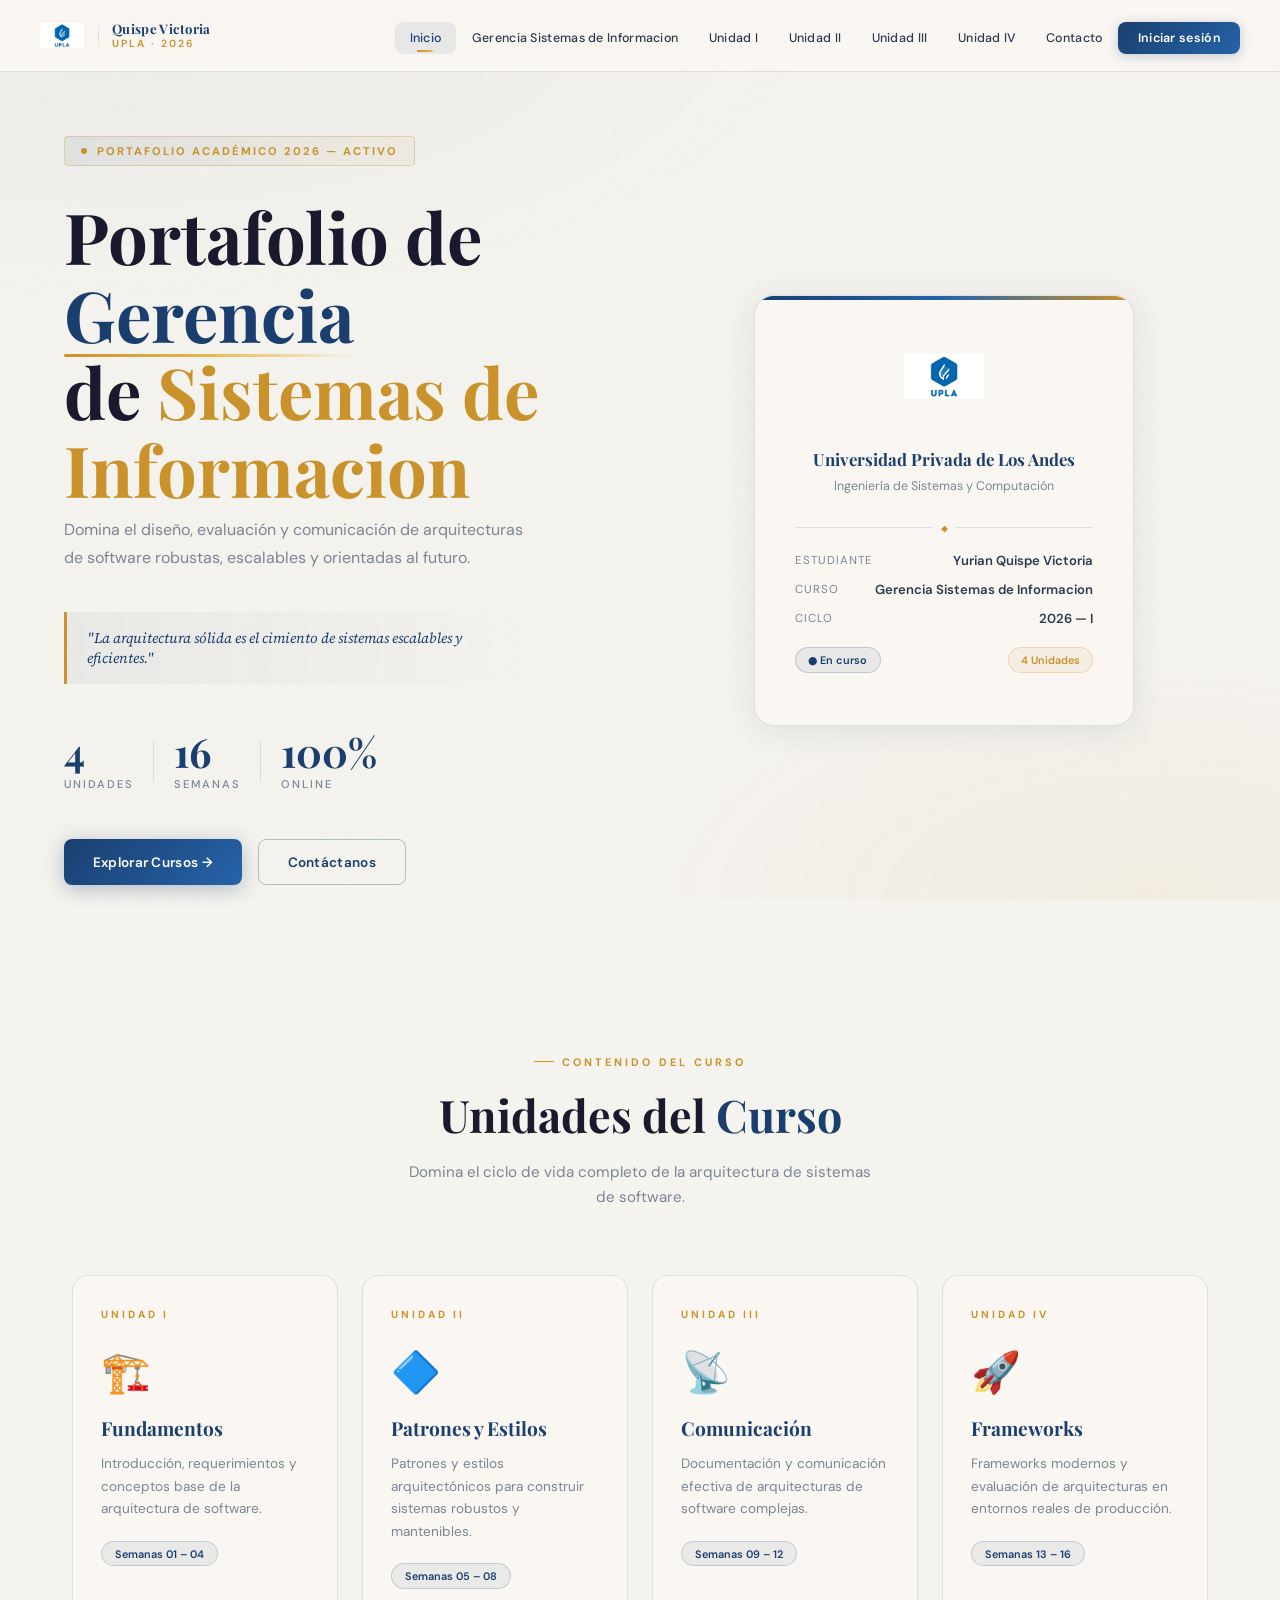
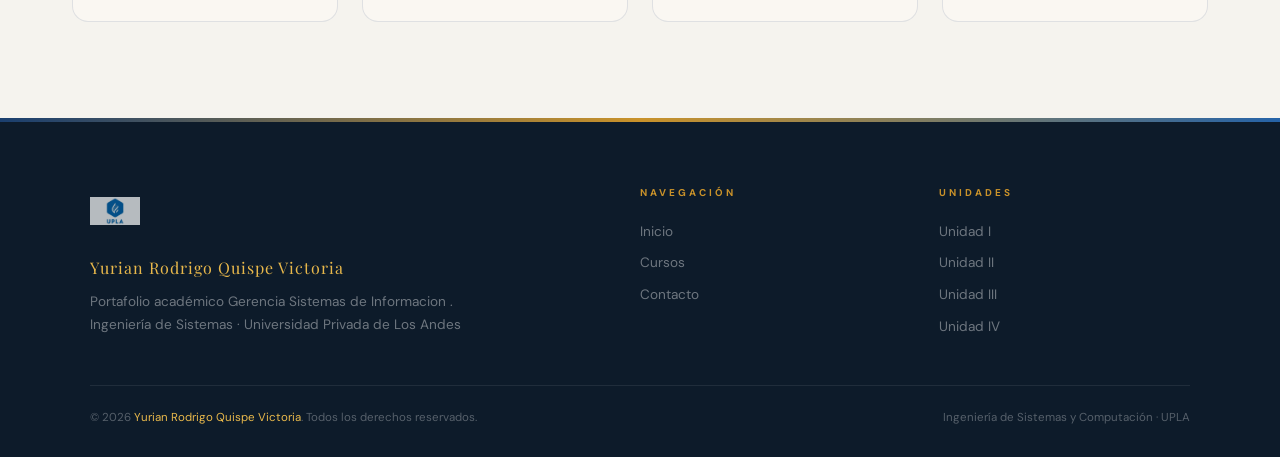
<file: index.html>
<!DOCTYPE html>
<html lang="es">
<head>
  <meta charset="UTF-8"/>
  <meta name="viewport" content="width=device-width, initial-scale=1.0"/>
  <title>Portafolio Gerencia Sistemas de Informacion| Yurian Rodrigo Quispe Victoria</title>
  <link rel="preconnect" href="https://fonts.googleapis.com"/>
  <link rel="preconnect" href="https://fonts.googleapis.com"/>
  <link href="https://fonts.googleapis.com/css2?family=Playfair+Display:wght@400;700;800&family=Source+Serif+4:wght@400;600&family=DM+Sans:wght@400;500;600;700&family=JetBrains+Mono:wght@400;600&display=swap" rel="stylesheet"/>
  <link rel="stylesheet" href="assets/css/style.css"/>
</head>
<body>

  <nav class="navbar" id="navbar">
    <a href="index.html" class="nav-brand">
      <div class="nav-logo-wrap">
        <img src="[data-uri]" alt="UPLA" class="nav-logo-img"/>
        <div class="nav-logo-divider"></div>
        <div class="nav-brand-text">
          <span class="nav-brand-name">Quispe Victoria</span>
          <span class="nav-brand-sub">UPLA · 2026</span>
        </div>
      </div>
    </a>
    <ul class="nav-links">
      <li><a href="index.html" class="active">Inicio</a></li>
      <li><a href="pages/courses.html">Gerencia Sistemas de Informacion</a></li>
      <li><a href="pages/unidad1.html">Unidad I</a></li>
      <li><a href="pages/unidad2.html">Unidad II</a></li>
      <li><a href="pages/unidad3.html">Unidad III</a></li>
      <li><a href="pages/unidad4.html">Unidad IV</a></li>
      <li><a href="pages/contact.html">Contacto</a></li>
      <li><a href="pages/login.html" class="nav-login">Iniciar sesión</a></li>
    </ul>
    <div class="hamburger"><span></span><span></span><span></span></div>
  </nav>

  <div class="page-wrapper">
    <section class="hero">
      <div class="hero-left">
        <div class="hero-eyebrow">
          <div class="hero-eyebrow-dot"></div>
          Portafolio Académico 2026 — Activo
        </div>

        <h1 class="hero-title">
          Portafolio de<br/>
          <span class="highlight">Gerencia</span><br/>
          de <span class="accent">Sistemas de Informacion</span>
        </h1>

        <p class="hero-subtitle">
          Domina el diseño, evaluación y comunicación de arquitecturas de software robustas, escalables y orientadas al futuro.
        </p>

        <blockquote class="hero-quote">
          "La arquitectura sólida es el cimiento de sistemas escalables y eficientes."
        </blockquote>

        <div class="hero-stats">
          <div class="stat-item">
            <div class="stat-num" data-target="4" data-suffix="">4</div>
            <div class="stat-label">Unidades</div>
          </div>
          <div class="stat-item">
            <div class="stat-num" data-target="16" data-suffix="">16</div>
            <div class="stat-label">Semanas</div>
          </div>
          <div class="stat-item">
            <div class="stat-num" data-target="100" data-suffix="%">100%</div>
            <div class="stat-label">Online</div>
          </div>
        </div>

        <div class="hero-actions">
          <a href="pages/courses.html" class="btn btn-primary">Explorar Cursos →</a>
          <a href="pages/contact.html" class="btn btn-outline">Contáctanos</a>
        </div>
      </div>

      <div class="hero-right">
        <div class="hero-card">
          <div class="hero-card-logo">
            <img src="[data-uri]" alt="UPLA"/>
          </div>
          <div class="hero-card-title">Universidad Privada de Los Andes</div>
          <div class="hero-card-sub">Ingeniería de Sistemas y Computación</div>
          <div class="hero-card-divider"></div>
          <div class="hero-card-row">
            <span class="hero-card-label">Estudiante</span>
            <span class="hero-card-value">Yurian Quispe Victoria</span>
          </div>
          <div class="hero-card-row">
            <span class="hero-card-label">Curso</span>
            <span class="hero-card-value">Gerencia Sistemas de Informacion </span>
          </div>
          <div class="hero-card-row">
            <span class="hero-card-label">Ciclo</span>
            <span class="hero-card-value">2026 — I</span>
          </div>
          <div class="hero-card-row" style="margin-top:1.25rem">
            <span class="hero-card-badge">● En curso</span>
            <span class="hero-card-badge" style="background:rgba(201,146,42,0.08);border-color:rgba(201,146,42,0.25);color:var(--gold)">4 Unidades</span>
          </div>
        </div>
      </div>
    </section>

    <!-- UNITS SECTION -->
    <section>
      <div class="section-header">
        <span class="section-tag">Contenido del Curso</span>
        <h2 class="section-title">Unidades del <span>Curso</span></h2>
        <p class="section-sub">Domina el ciclo de vida completo de la arquitectura de sistemas de software.</p>
      </div>

      <div class="units-grid">
        <a href="pages/unidad1.html" class="unit-card">
          <div class="unit-num">Unidad I</div>
          <span class="unit-icon float">🏗️</span>
          <div class="unit-title">Fundamentos</div>
          <div class="unit-desc">Introducción, requerimientos y conceptos base de la arquitectura de software.</div>
          <span class="unit-weeks">Semanas 01 – 04</span>
          <span class="unit-arrow">↗</span>
        </a>
        <a href="pages/unidad2.html" class="unit-card">
          <div class="unit-num">Unidad II</div>
          <span class="unit-icon float" style="animation-delay:.5s">🔷</span>
          <div class="unit-title">Patrones y Estilos</div>
          <div class="unit-desc">Patrones y estilos arquitectónicos para construir sistemas robustos y mantenibles.</div>
          <span class="unit-weeks">Semanas 05 – 08</span>
          <span class="unit-arrow">↗</span>
        </a>
        <a href="pages/unidad3.html" class="unit-card">
          <div class="unit-num">Unidad III</div>
          <span class="unit-icon float" style="animation-delay:1s">📡</span>
          <div class="unit-title">Comunicación</div>
          <div class="unit-desc">Documentación y comunicación efectiva de arquitecturas de software complejas.</div>
          <span class="unit-weeks">Semanas 09 – 12</span>
          <span class="unit-arrow">↗</span>
        </a>
        <a href="pages/unidad4.html" class="unit-card">
          <div class="unit-num">Unidad IV</div>
          <span class="unit-icon float" style="animation-delay:1.5s">🚀</span>
          <div class="unit-title">Frameworks</div>
          <div class="unit-desc">Frameworks modernos y evaluación de arquitecturas en entornos reales de producción.</div>
          <span class="unit-weeks">Semanas 13 – 16</span>
          <span class="unit-arrow">↗</span>
        </a>
      </div>
    </section>
  </div>

  <footer>
    <div class="footer-inner">
      <div>
        <img src="[data-uri]" alt="UPLA" class="footer-logo"/>
        <div class="footer-brand">Yurian Rodrigo Quispe Victoria</div>
        <p class="footer-desc">Portafolio académico Gerencia Sistemas de Informacion .<br/>Ingeniería de Sistemas · Universidad Privada de Los Andes</p>
      </div>
      <div>
        <div class="footer-title">Navegación</div>
        <ul class="footer-links">
          <li><a href="index.html">Inicio</a></li>
          <li><a href="pages/courses.html">Cursos</a></li>
          <li><a href="pages/contact.html">Contacto</a></li>
        </ul>
      </div>
      <div>
        <div class="footer-title">Unidades</div>
        <ul class="footer-links">
          <li><a href="pages/unidad1.html">Unidad I</a></li>
          <li><a href="pages/unidad2.html">Unidad II</a></li>
          <li><a href="pages/unidad3.html">Unidad III</a></li>
          <li><a href="pages/unidad4.html">Unidad IV</a></li>
        </ul>
      </div>
    </div>
    <div class="footer-bottom">
      <p class="footer-copy">© 2026 <span>Yurian Rodrigo Quispe Victoria</span>. Todos los derechos reservados.</p>
      <p class="footer-copy">Ingeniería de Sistemas y Computación · UPLA</p>
    </div>
  </footer>

  <script src="assets/js/main.js"></script>
</body>
</html>
</file>
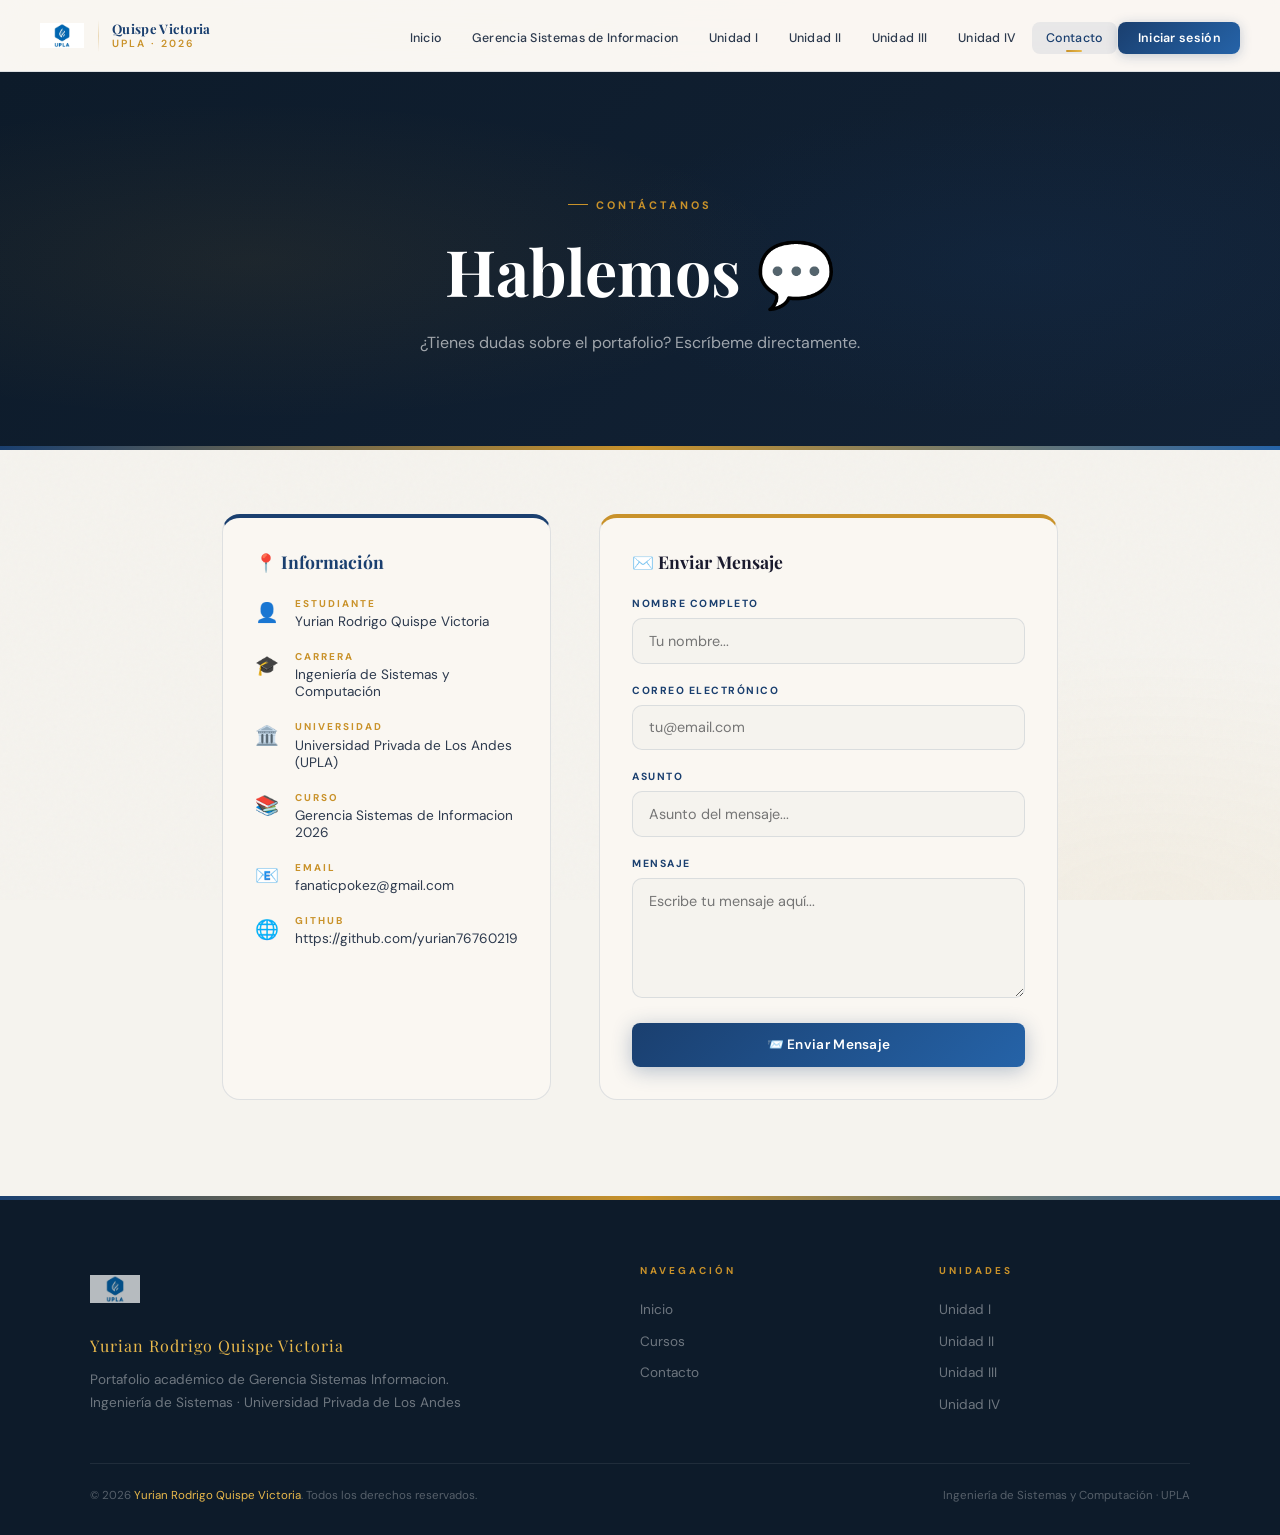
<file: pages/contact.html>
<!DOCTYPE html>
<html lang="es">
<head>
  <meta charset="UTF-8"/>
  <meta name="viewport" content="width=device-width, initial-scale=1.0"/>
  <title>Contacto | Quispe Victoria 2026</title>
  <link rel="preconnect" href="https://fonts.googleapis.com"/>
  <link href="https://fonts.googleapis.com/css2?family=Playfair+Display:wght@400;700;800&family=Source+Serif+4:wght@400;600&family=DM+Sans:wght@400;500;600;700&family=JetBrains+Mono:wght@400;600&display=swap" rel="stylesheet"/>
  <link rel="stylesheet" href="../assets/css/style.css"/>
</head>
<body>
  <nav class="navbar" id="navbar">
    <a href="../index.html" class="nav-brand">
      <div class="nav-logo-wrap">
        <img src="[data-uri]" alt="UPLA" class="nav-logo-img"/>
        <div class="nav-logo-divider"></div>
        <div class="nav-brand-text">
          <span class="nav-brand-name">Quispe Victoria</span>
          <span class="nav-brand-sub">UPLA · 2026</span>
        </div>
      </div>
    </a>
    <ul class="nav-links">
      <li><a href="../index.html">Inicio</a></li>
      <li><a href="courses.html">Gerencia Sistemas de Informacion</a></li>
      <li><a href="unidad1.html">Unidad I</a></li>
      <li><a href="unidad2.html">Unidad II</a></li>
      <li><a href="unidad3.html">Unidad III</a></li>
      <li><a href="unidad4.html">Unidad IV</a></li>
      <li><a href="contact.html" class="active">Contacto</a></li>
      <li><a href="login.html" class="nav-login">Iniciar sesión</a></li>
    </ul>
    <div class="hamburger"><span></span><span></span><span></span></div>
  </nav>
  <div class="page-wrapper">
    <div class="page-hero">
      <span class="section-tag" style="animation:fadeUp .6s ease both;position:relative;z-index:1">Contáctanos</span>
      <h1 class="page-title">Hablemos <span>💬</span></h1>
      <p class="page-sub">¿Tienes dudas sobre el portafolio? Escríbeme directamente.</p>
    </div>
    <div class="contact-grid">
      <div class="contact-info-card">
        <div class="contact-info-title">📍 Información</div>
        <div class="contact-item">
          <span class="contact-icon">👤</span>
          <div>
            <div class="contact-item-label">Estudiante</div>
            <div class="contact-item-value">Yurian Rodrigo Quispe Victoria</div>
          </div>
        </div>
        <div class="contact-item">
          <span class="contact-icon">🎓</span>
          <div>
            <div class="contact-item-label">Carrera</div>
            <div class="contact-item-value">Ingeniería de Sistemas y Computación</div>
          </div>
        </div>
        <div class="contact-item">
          <span class="contact-icon">🏛️</span>
          <div>
            <div class="contact-item-label">Universidad</div>
            <div class="contact-item-value">Universidad Privada de Los Andes (UPLA)</div>
          </div>
        </div>
        <div class="contact-item">
          <span class="contact-icon">📚</span>
          <div>
            <div class="contact-item-label">Curso</div>
            <div class="contact-item-value">Gerencia Sistemas de Informacion 2026</div>
          </div>
        </div>
        <div class="contact-item">
          <span class="contact-icon">📧</span>
          <div>
            <div class="contact-item-label">Email</div>
            <div class="contact-item-value">fanaticpokez@gmail.com</div>
          </div>
        </div>
        <div class="contact-item">
          <span class="contact-icon">🌐</span>
          <div>
            <div class="contact-item-label">Github</div>
            <div class="contact-item-value">https://github.com/yurian76760219</div>
          </div>
        </div>
      </div>
      <div class="contact-form-card">
        <div class="form-title">✉️ Enviar Mensaje</div>
        <form class="contact-form">
          <div class="form-group">
            <label class="form-label">Nombre Completo</label>
            <input class="form-input" type="text" placeholder="Tu nombre..." required/>
          </div>
          <div class="form-group">
            <label class="form-label">Correo Electrónico</label>
            <input class="form-input" type="email" placeholder="tu@email.com" required/>
          </div>
          <div class="form-group">
            <label class="form-label">Asunto</label>
            <input class="form-input" type="text" placeholder="Asunto del mensaje..." required/>
          </div>
          <div class="form-group">
            <label class="form-label">Mensaje</label>
            <textarea class="form-textarea" placeholder="Escribe tu mensaje aquí..." required></textarea>
          </div>
          <button type="submit" class="btn btn-primary" style="width:100%;justify-content:center">
            📨 Enviar Mensaje
          </button>
        </form>
      </div>
    </div>
  </div>
  <footer>
    <div class="footer-inner">
      <div>
        <img src="[data-uri]" alt="UPLA" class="footer-logo"/>
        <div class="footer-brand">Yurian Rodrigo Quispe Victoria</div>
        <p class="footer-desc">Portafolio académico de Gerencia Sistemas Informacion.<br/>Ingeniería de Sistemas · Universidad Privada de Los Andes</p>
      </div>
      <div>
        <div class="footer-title">Navegación</div>
        <ul class="footer-links">
          <li><a href="../index.html">Inicio</a></li>
          <li><a href="courses.html">Cursos</a></li>
          <li><a href="contact.html">Contacto</a></li>
        </ul>
      </div>
      <div>
        <div class="footer-title">Unidades</div>
        <ul class="footer-links">
          <li><a href="unidad1.html">Unidad I</a></li>
          <li><a href="unidad2.html">Unidad II</a></li>
          <li><a href="unidad3.html">Unidad III</a></li>
          <li><a href="unidad4.html">Unidad IV</a></li>
        </ul>
      </div>
    </div>
    <div class="footer-bottom">
      <p class="footer-copy">© 2026 <span>Yurian Rodrigo Quispe Victoria</span>. Todos los derechos reservados.</p>
      <p class="footer-copy">Ingeniería de Sistemas y Computación · UPLA</p>
    </div>
  </footer>
  <script src="../assets/js/main.js"></script>
</body>
</html>
</file>
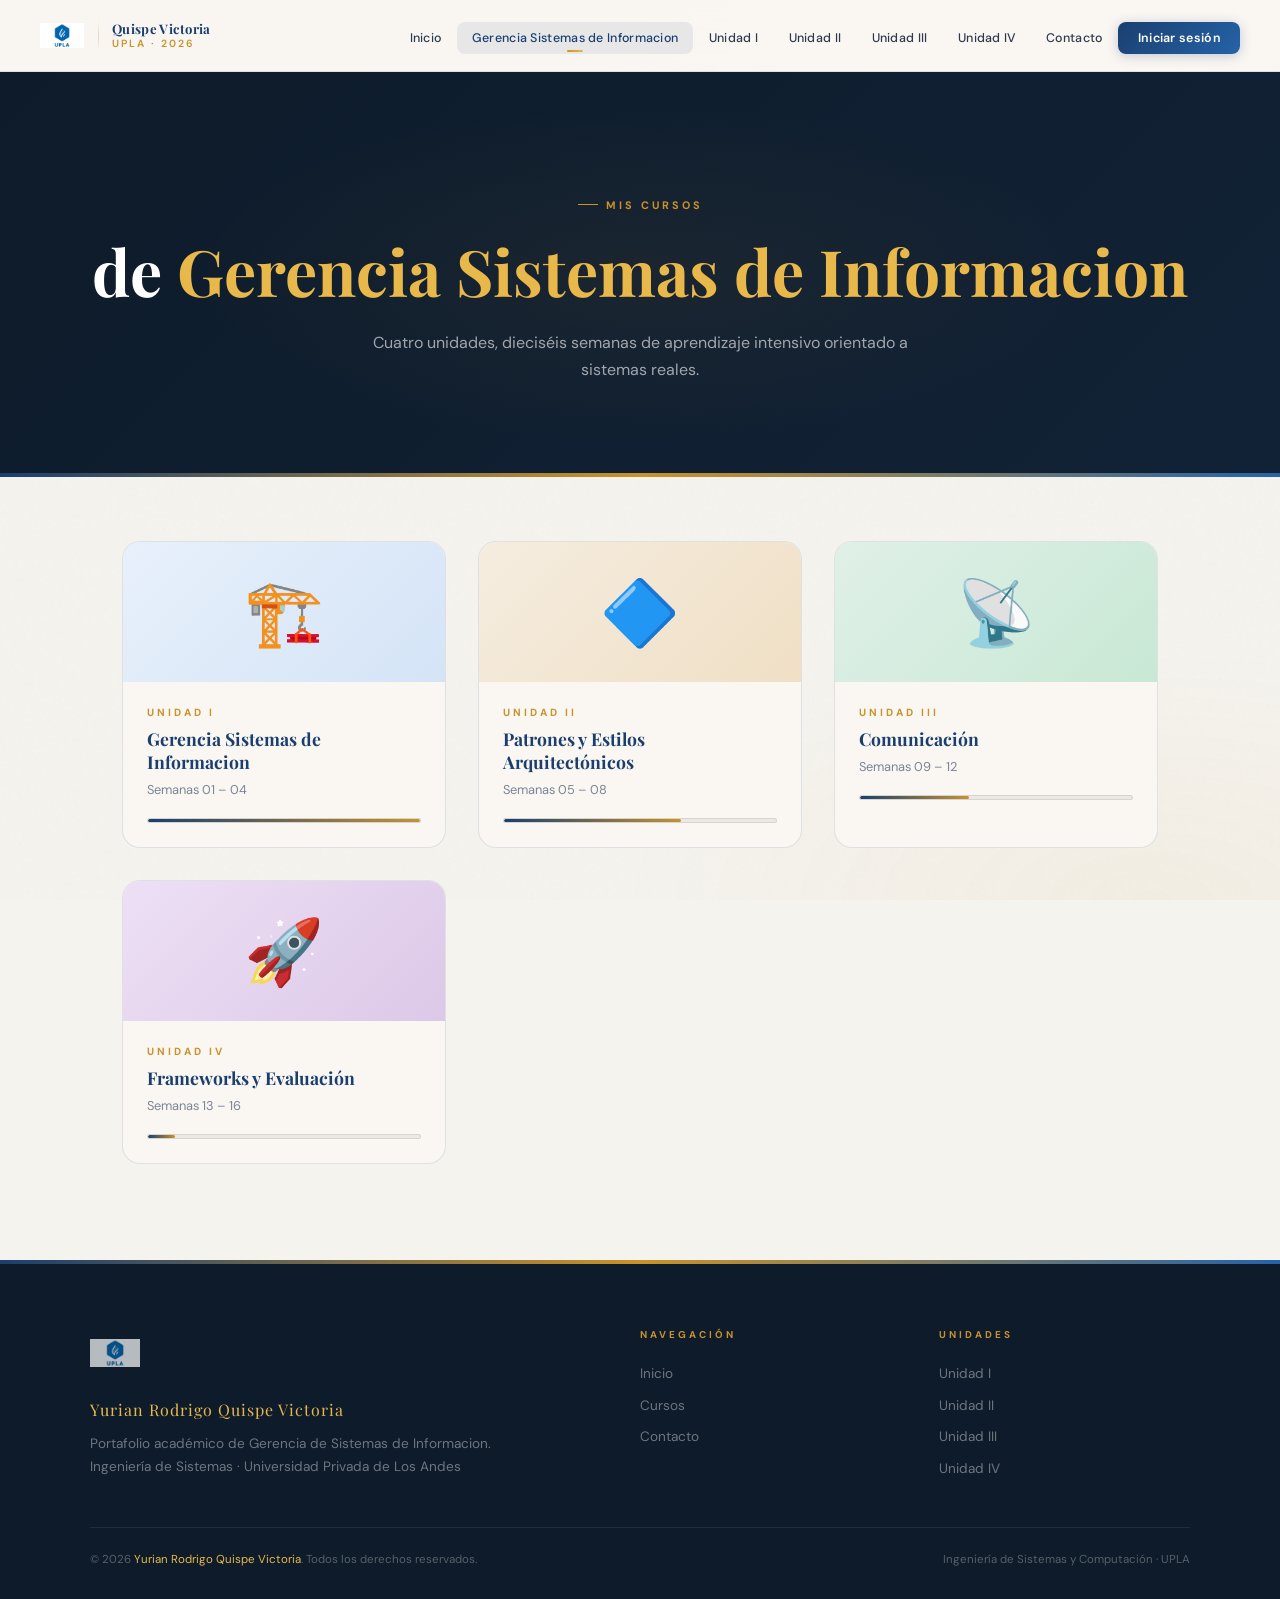
<file: pages/courses.html>
<!DOCTYPE html>
<html lang="es">
<head>
  <meta charset="UTF-8"/>
  <meta name="viewport" content="width=device-width, initial-scale=1.0"/>
  <title>Arquitectura SW | Quispe Victoria 2026</title>
  <link rel="preconnect" href="https://fonts.googleapis.com"/>
  <link href="https://fonts.googleapis.com/css2?family=Playfair+Display:wght@400;700;800&family=Source+Serif+4:wght@400;600&family=DM+Sans:wght@400;500;600;700&family=JetBrains+Mono:wght@400;600&display=swap" rel="stylesheet"/>
  <link rel="stylesheet" href="../assets/css/style.css"/>
</head>
<body>
  <nav class="navbar" id="navbar">
    <a href="../index.html" class="nav-brand">
      <div class="nav-logo-wrap">
        <img src="[data-uri]" alt="UPLA" class="nav-logo-img"/>
        <div class="nav-logo-divider"></div>
        <div class="nav-brand-text">
          <span class="nav-brand-name">Quispe Victoria</span>
          <span class="nav-brand-sub">UPLA · 2026</span>
        </div>
      </div>
    </a>
    <ul class="nav-links">
      <li><a href="../index.html">Inicio</a></li>
      <li><a href="courses.html" class="active">Gerencia Sistemas de Informacion </a></li>
      <li><a href="unidad1.html">Unidad I</a></li>
      <li><a href="unidad2.html">Unidad II</a></li>
      <li><a href="unidad3.html">Unidad III</a></li>
      <li><a href="unidad4.html">Unidad IV</a></li>
      <li><a href="contact.html">Contacto</a></li>
      <li><a href="login.html" class="nav-login">Iniciar sesión</a></li>
    </ul>
    <div class="hamburger"><span></span><span></span><span></span></div>
  </nav>
  <div class="page-wrapper">
    <div class="course-hero">
      <span class="section-tag" style="animation:fadeUp .6s ease both;position:relative;z-index:1">Mis Cursos</span>
      <h1 class="page-title" style="animation:fadeUp .6s .05s ease both"> de <span>Gerencia Sistemas de Informacion</span></h1>
      <p class="page-sub" style="animation:fadeUp .6s .1s ease both">Cuatro unidades, dieciséis semanas de aprendizaje intensivo orientado a sistemas reales.</p>
    </div>
    <div class="course-grid">
      <a href="unidad1.html" class="course-card u1">
        <div class="course-card-top">🏗️</div>
        <div class="course-card-body">
          <div class="course-num">Unidad I</div>
          <div class="course-name">Gerencia Sistemas de Informacion</div>
          <div class="course-range">Semanas 01 – 04</div>
          <div class="course-progress-track"><div class="course-progress-fill" style="width:0%"></div></div>
        </div>
      </a>
      <a href="unidad2.html" class="course-card u2">
        <div class="course-card-top">🔷</div>
        <div class="course-card-body">
          <div class="course-num">Unidad II</div>
          <div class="course-name">Patrones y Estilos Arquitectónicos</div>
          <div class="course-range">Semanas 05 – 08</div>
          <div class="course-progress-track"><div class="course-progress-fill" style="width:0%"></div></div>
        </div>
      </a>
      <a href="unidad3.html" class="course-card u3">
        <div class="course-card-top">📡</div>
        <div class="course-card-body">
          <div class="course-num">Unidad III</div>
          <div class="course-name">Comunicación</div>
          <div class="course-range">Semanas 09 – 12</div>
          <div class="course-progress-track"><div class="course-progress-fill" style="width:0%"></div></div>
        </div>
      </a>
      <a href="unidad4.html" class="course-card u4">
        <div class="course-card-top">🚀</div>
        <div class="course-card-body">
          <div class="course-num">Unidad IV</div>
          <div class="course-name">Frameworks y Evaluación</div>
          <div class="course-range">Semanas 13 – 16</div>
          <div class="course-progress-track"><div class="course-progress-fill" style="width:0%"></div></div>
        </div>
      </a>
    </div>
  </div>
  <footer>
    <div class="footer-inner">
      <div>
        <img src="[data-uri]" alt="UPLA" class="footer-logo"/>
        <div class="footer-brand">Yurian Rodrigo Quispe Victoria</div>
        <p class="footer-desc">Portafolio académico de Gerencia de Sistemas de Informacion.<br/>Ingeniería de Sistemas · Universidad Privada de Los Andes</p>
      </div>
      <div>
        <div class="footer-title">Navegación</div>
        <ul class="footer-links">
          <li><a href="../index.html">Inicio</a></li>
          <li><a href="courses.html">Cursos</a></li>
          <li><a href="contact.html">Contacto</a></li>
        </ul>
      </div>
      <div>
        <div class="footer-title">Unidades</div>
        <ul class="footer-links">
          <li><a href="unidad1.html">Unidad I</a></li>
          <li><a href="unidad2.html">Unidad II</a></li>
          <li><a href="unidad3.html">Unidad III</a></li>
          <li><a href="unidad4.html">Unidad IV</a></li>
        </ul>
      </div>
    </div>
    <div class="footer-bottom">
      <p class="footer-copy">© 2026 <span>Yurian Rodrigo Quispe Victoria</span>. Todos los derechos reservados.</p>
      <p class="footer-copy">Ingeniería de Sistemas y Computación · UPLA</p>
    </div>
  </footer>
  <script src="../assets/js/main.js"></script>
</body>
</html>
</file>
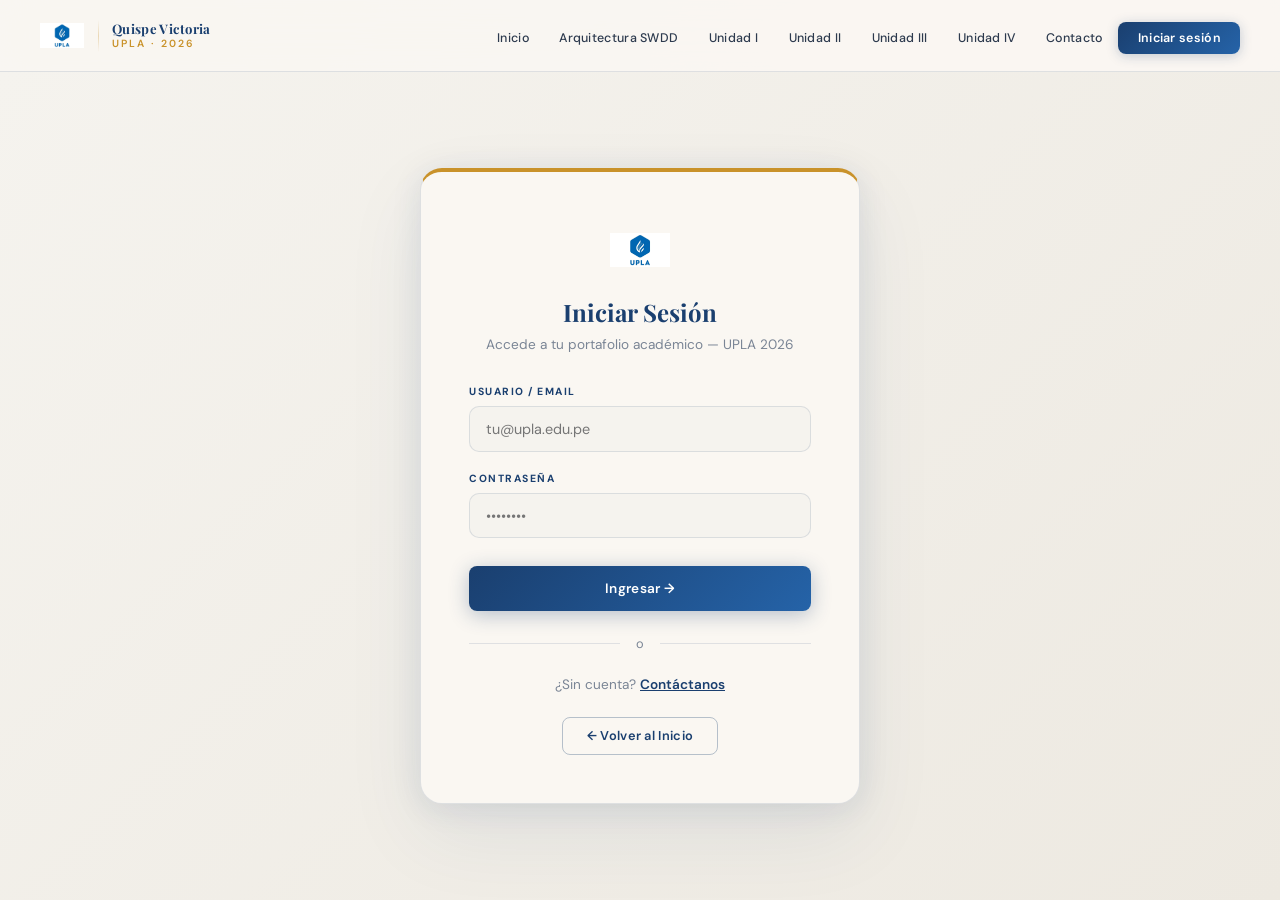
<file: pages/login.html>
<!DOCTYPE html>
<html lang="es">
<head>
  <meta charset="UTF-8"/>
  <meta name="viewport" content="width=device-width, initial-scale=1.0"/>
  <title>Iniciar Sesión | Quispe Victoria 2026</title>
  <link rel="preconnect" href="https://fonts.googleapis.com"/>
  <link href="https://fonts.googleapis.com/css2?family=Playfair+Display:wght@400;700;800&family=Source+Serif+4:wght@400;600&family=DM+Sans:wght@400;500;600;700&family=JetBrains+Mono:wght@400;600&display=swap" rel="stylesheet"/>
  <link rel="stylesheet" href="../assets/css/style.css"/>
</head>
<body>
  <nav class="navbar" id="navbar">
    <a href="../index.html" class="nav-brand">
      <div class="nav-logo-wrap">
        <img src="[data-uri]" alt="UPLA" class="nav-logo-img"/>
        <div class="nav-logo-divider"></div>
        <div class="nav-brand-text">
          <span class="nav-brand-name">Quispe Victoria</span>
          <span class="nav-brand-sub">UPLA · 2026</span>
        </div>
      </div>
    </a>
    <ul class="nav-links">
      <li><a href="../index.html">Inicio</a></li>
      <li><a href="courses.html">Arquitectura SWDD</a></li>
      <li><a href="unidad1.html">Unidad I</a></li>
      <li><a href="unidad2.html">Unidad II</a></li>
      <li><a href="unidad3.html">Unidad III</a></li>
      <li><a href="unidad4.html">Unidad IV</a></li>
      <li><a href="contact.html">Contacto</a></li>
      <li><a href="login.html" class="nav-login">Iniciar sesión</a></li>
    </ul>
    <div class="hamburger"><span></span><span></span><span></span></div>
  </nav>
  <div class="page-wrapper">
    <div class="login-wrap">
      <div class="login-card" style="animation:fadeUp .6s ease both">
        <div class="login-logo">
          <img src="[data-uri]" alt="UPLA"/>
        </div>
        <h1 class="login-title">Iniciar Sesión</h1>
        <p class="login-sub">Accede a tu portafolio académico — UPLA 2026</p>
        <form class="contact-form">
          <div class="form-group">
            <label class="form-label">Usuario / Email</label>
            <input class="form-input" type="email" placeholder="tu@upla.edu.pe" required/>
          </div>
          <div class="form-group">
            <label class="form-label">Contraseña</label>
            <input class="form-input" type="password" placeholder="••••••••" required/>
          </div>
          <button type="submit" class="btn btn-primary" style="width:100%;justify-content:center;margin-top:.5rem">
            Ingresar →
          </button>
        </form>
        <div class="login-divider">o</div>
        <p style="text-align:center;font-size:.85rem;color:var(--muted);font-family:var(--font-sans)">
          ¿Sin cuenta? <a href="contact.html" style="color:var(--blue);font-weight:600">Contáctanos</a>
        </p>
        <p style="text-align:center;margin-top:1.5rem">
          <a href="../index.html" class="btn btn-outline" style="font-size:.8rem;padding:.6rem 1.5rem">← Volver al Inicio</a>
        </p>
      </div>
    </div>
  </div>
  <script src="../assets/js/main.js"></script>
</body>
</html>
</file>
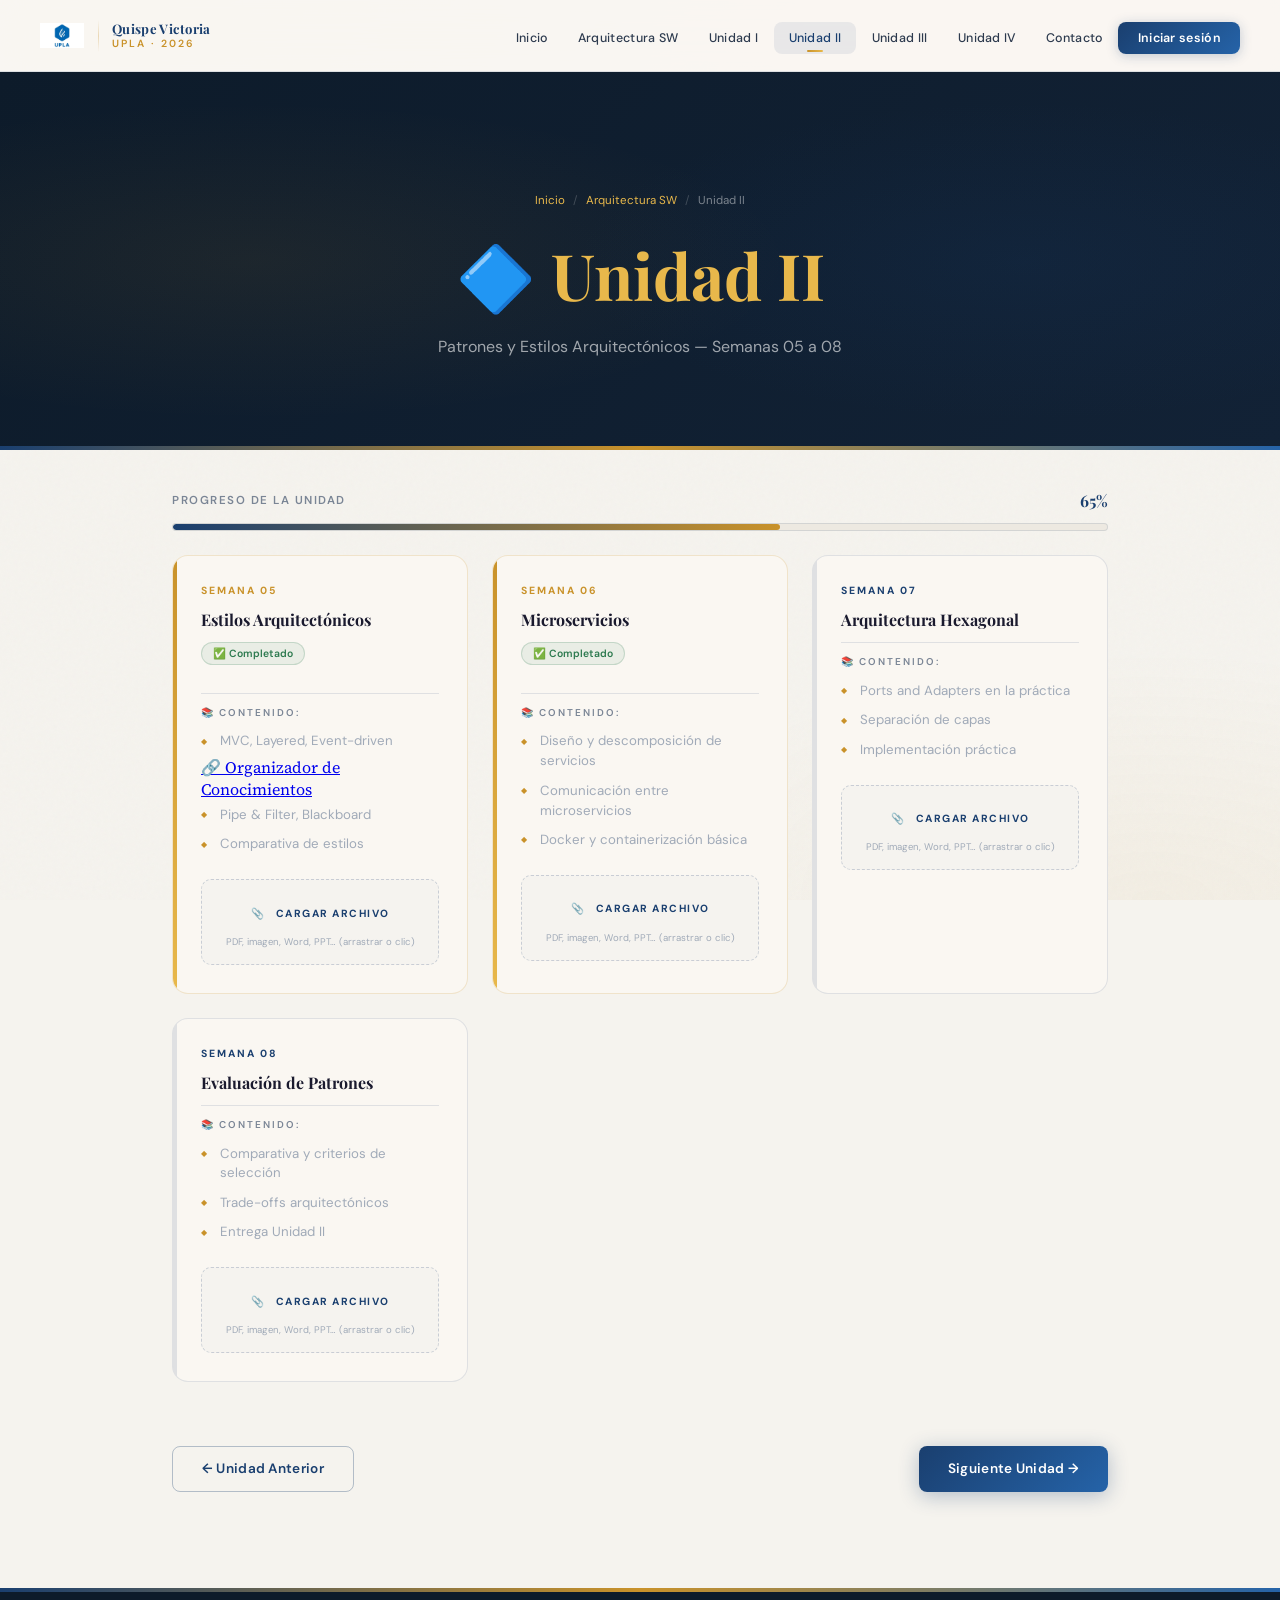
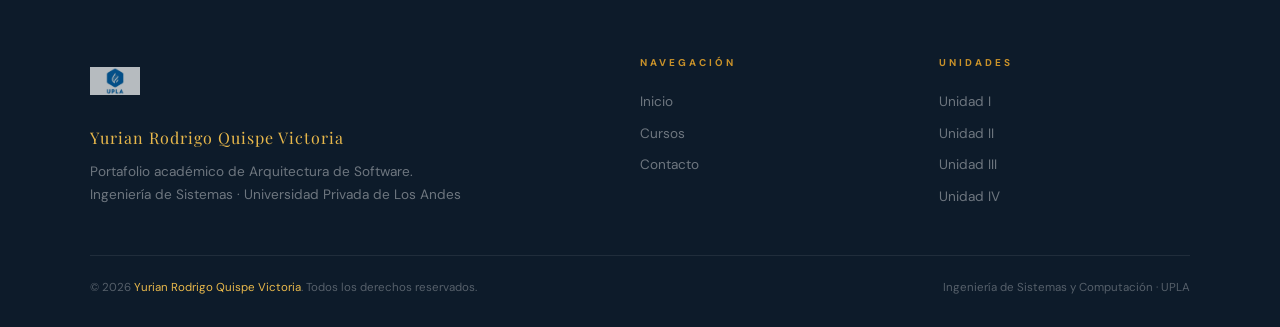
<file: pages/unidad1.html>
<!DOCTYPE html>
<html lang="es">
<head>
  <meta charset="UTF-8"/>
  <meta name="viewport" content="width=device-width, initial-scale=1.0"/>
  <title>Unidad II | Quispe Victoria 2026</title>
  <link rel="preconnect" href="https://fonts.googleapis.com"/>
  <link href="https://fonts.googleapis.com/css2?family=Playfair+Display:wght@400;700;800&family=Source+Serif+4:wght@400;600&family=DM+Sans:wght@400;500;600;700&family=JetBrains+Mono:wght@400;600&display=swap" rel="stylesheet"/>
  <link rel="stylesheet" href="../assets/css/style.css"/>
</head>
<body>
  <nav class="navbar" id="navbar">
    <a href="../index.html" class="nav-brand">
      <div class="nav-logo-wrap">
        <img src="[data-uri]" alt="UPLA" class="nav-logo-img"/>
        <div class="nav-logo-divider"></div>
        <div class="nav-brand-text">
          <span class="nav-brand-name">Quispe Victoria</span>
          <span class="nav-brand-sub">UPLA · 2026</span>
        </div>
      </div>
    </a>
    <ul class="nav-links">
      <li><a href="../index.html">Inicio</a></li>
      <li><a href="courses.html">Arquitectura SW</a></li>
      <li><a href="unidad1.html">Unidad I</a></li>
      <li><a href="unidad2.html" class="active">Unidad II</a></li>
      <li><a href="unidad3.html">Unidad III</a></li>
      <li><a href="unidad4.html">Unidad IV</a></li>
      <li><a href="contact.html">Contacto</a></li>
      <li><a href="login.html" class="nav-login">Iniciar sesión</a></li>
    </ul>
    <div class="hamburger"><span></span><span></span><span></span></div>
  </nav>
  <div class="page-wrapper">
    <div class="page-hero">
      <div class="breadcrumb">
        <a href="../index.html">Inicio</a><span class="breadcrumb-sep">/</span>
        <a href="courses.html">Arquitectura SW</a><span class="breadcrumb-sep">/</span>
        <span>Unidad II</span>
      </div>
      <h1 class="page-title">🔷 <span>Unidad II</span></h1>
      <p class="page-sub">Patrones y Estilos Arquitectónicos — Semanas 05 a 08</p>
    </div>
    <div class="progress-container">
      <div class="progress-header">
        <span class="progress-label">Progreso de la unidad</span>
        <span class="progress-pct">65%</span>
      </div>
      <div class="progress-track"><div class="progress-fill" data-progress="65"></div></div>
    </div>
    <div class="semanas-grid">
      <div class="semana-card completed" style="animation-delay:0.1s">
        <div class="semana-num">Semana 05</div>
        <div class="semana-title">Estilos Arquitectónicos</div>
        <div class="semana-badge-done">✅ Completado</div>
        <div class="semana-divider"></div>
        <div class="semana-content-label">📚 Contenido:</div>
        <ul class="semana-items"><li>MVC, Layered, Event-driven</li>
<a href="https://docs.google.com/document/d/1_bjD0zUvbOY-tbVwxDueuQgMnT2K_5FqkHgZSoUN0Xs/edit?usp=sharing" target="_blank">🔗 Organizador de Conocimientos</a>

<li>Pipe & Filter, Blackboard</li>
<li>Comparativa de estilos</li></ul>
        <div class="file-list" id="list-u2-5"></div>
        <div class="upload-zone" id="zone-u2-5">
          <button class="upload-btn">📎 &nbsp; Cargar Archivo</button>
          <p class="upload-hint">PDF, imagen, Word, PPT… (arrastrar o clic)</p>
        </div>
      </div>
      <div class="semana-card completed" style="animation-delay:0.2s">
        <div class="semana-num">Semana 06</div>
        <div class="semana-title">Microservicios</div>
        <div class="semana-badge-done">✅ Completado</div>
        <div class="semana-divider"></div>
        <div class="semana-content-label">📚 Contenido:</div>
        <ul class="semana-items"><li>Diseño y descomposición de servicios</li>
<li>Comunicación entre microservicios</li>
<li>Docker y containerización básica</li></ul>
        <div class="file-list" id="list-u2-6"></div>
        <div class="upload-zone" id="zone-u2-6">
          <button class="upload-btn">📎 &nbsp; Cargar Archivo</button>
          <p class="upload-hint">PDF, imagen, Word, PPT… (arrastrar o clic)</p>
        </div>
      </div>
      <div class="semana-card " style="animation-delay:0.30000000000000004s">
        <div class="semana-num">Semana 07</div>
        <div class="semana-title">Arquitectura Hexagonal</div>
        
        <div class="semana-divider"></div>
        <div class="semana-content-label">📚 Contenido:</div>
        <ul class="semana-items"><li>Ports and Adapters en la práctica</li>
<li>Separación de capas</li>
<li>Implementación práctica</li></ul>
        <div class="file-list" id="list-u2-7"></div>
        <div class="upload-zone" id="zone-u2-7">
          <button class="upload-btn">📎 &nbsp; Cargar Archivo</button>
          <p class="upload-hint">PDF, imagen, Word, PPT… (arrastrar o clic)</p>
        </div>
      </div>
      <div class="semana-card " style="animation-delay:0.0s">
        <div class="semana-num">Semana 08</div>
        <div class="semana-title">Evaluación de Patrones</div>
        
        <div class="semana-divider"></div>
        <div class="semana-content-label">📚 Contenido:</div>
        <ul class="semana-items"><li>Comparativa y criterios de selección</li>
<li>Trade-offs arquitectónicos</li>
<li>Entrega Unidad II</li></ul>
        <div class="file-list" id="list-u2-8"></div>
        <div class="upload-zone" id="zone-u2-8">
          <button class="upload-btn">📎 &nbsp; Cargar Archivo</button>
          <p class="upload-hint">PDF, imagen, Word, PPT… (arrastrar o clic)</p>
        </div>
      </div>
    </div>
    <div class="page-nav-bottom">
      <a href="unidad1.html" class="btn btn-outline">← Unidad Anterior</a>
      <a href="unidad3.html" class="btn btn-primary">Siguiente Unidad →</a>
    </div>
  </div>
  <footer>
    <div class="footer-inner">
      <div>
        <img src="[data-uri]" alt="UPLA" class="footer-logo"/>
        <div class="footer-brand">Yurian Rodrigo Quispe Victoria</div>
        <p class="footer-desc">Portafolio académico de Arquitectura de Software.<br/>Ingeniería de Sistemas · Universidad Privada de Los Andes</p>
      </div>
      <div>
        <div class="footer-title">Navegación</div>
        <ul class="footer-links">
          <li><a href="../index.html">Inicio</a></li>
          <li><a href="courses.html">Cursos</a></li>
          <li><a href="contact.html">Contacto</a></li>
        </ul>
      </div>
      <div>
        <div class="footer-title">Unidades</div>
        <ul class="footer-links">
          <li><a href="unidad1.html">Unidad I</a></li>
          <li><a href="unidad2.html">Unidad II</a></li>
          <li><a href="unidad3.html">Unidad III</a></li>
          <li><a href="unidad4.html">Unidad IV</a></li>
        </ul>
      </div>
    </div>
    <div class="footer-bottom">
      <p class="footer-copy">© 2026 <span>Yurian Rodrigo Quispe Victoria</span>. Todos los derechos reservados.</p>
      <p class="footer-copy">Ingeniería de Sistemas y Computación · UPLA</p>
    </div>
  </footer>
  <script src="../assets/js/main.js"></script>
  <script>window.addEventListener('load',()=>{         initUploadZone("u2",5,document.getElementById("zone-u2-5"),document.getElementById("list-u2-5"));
        initUploadZone("u2",6,document.getElementById("zone-u2-6"),document.getElementById("list-u2-6"));
        initUploadZone("u2",7,document.getElementById("zone-u2-7"),document.getElementById("list-u2-7"));
        initUploadZone("u2",8,document.getElementById("zone-u2-8"),document.getElementById("list-u2-8")); });</script>
</body>
</html>
</file>
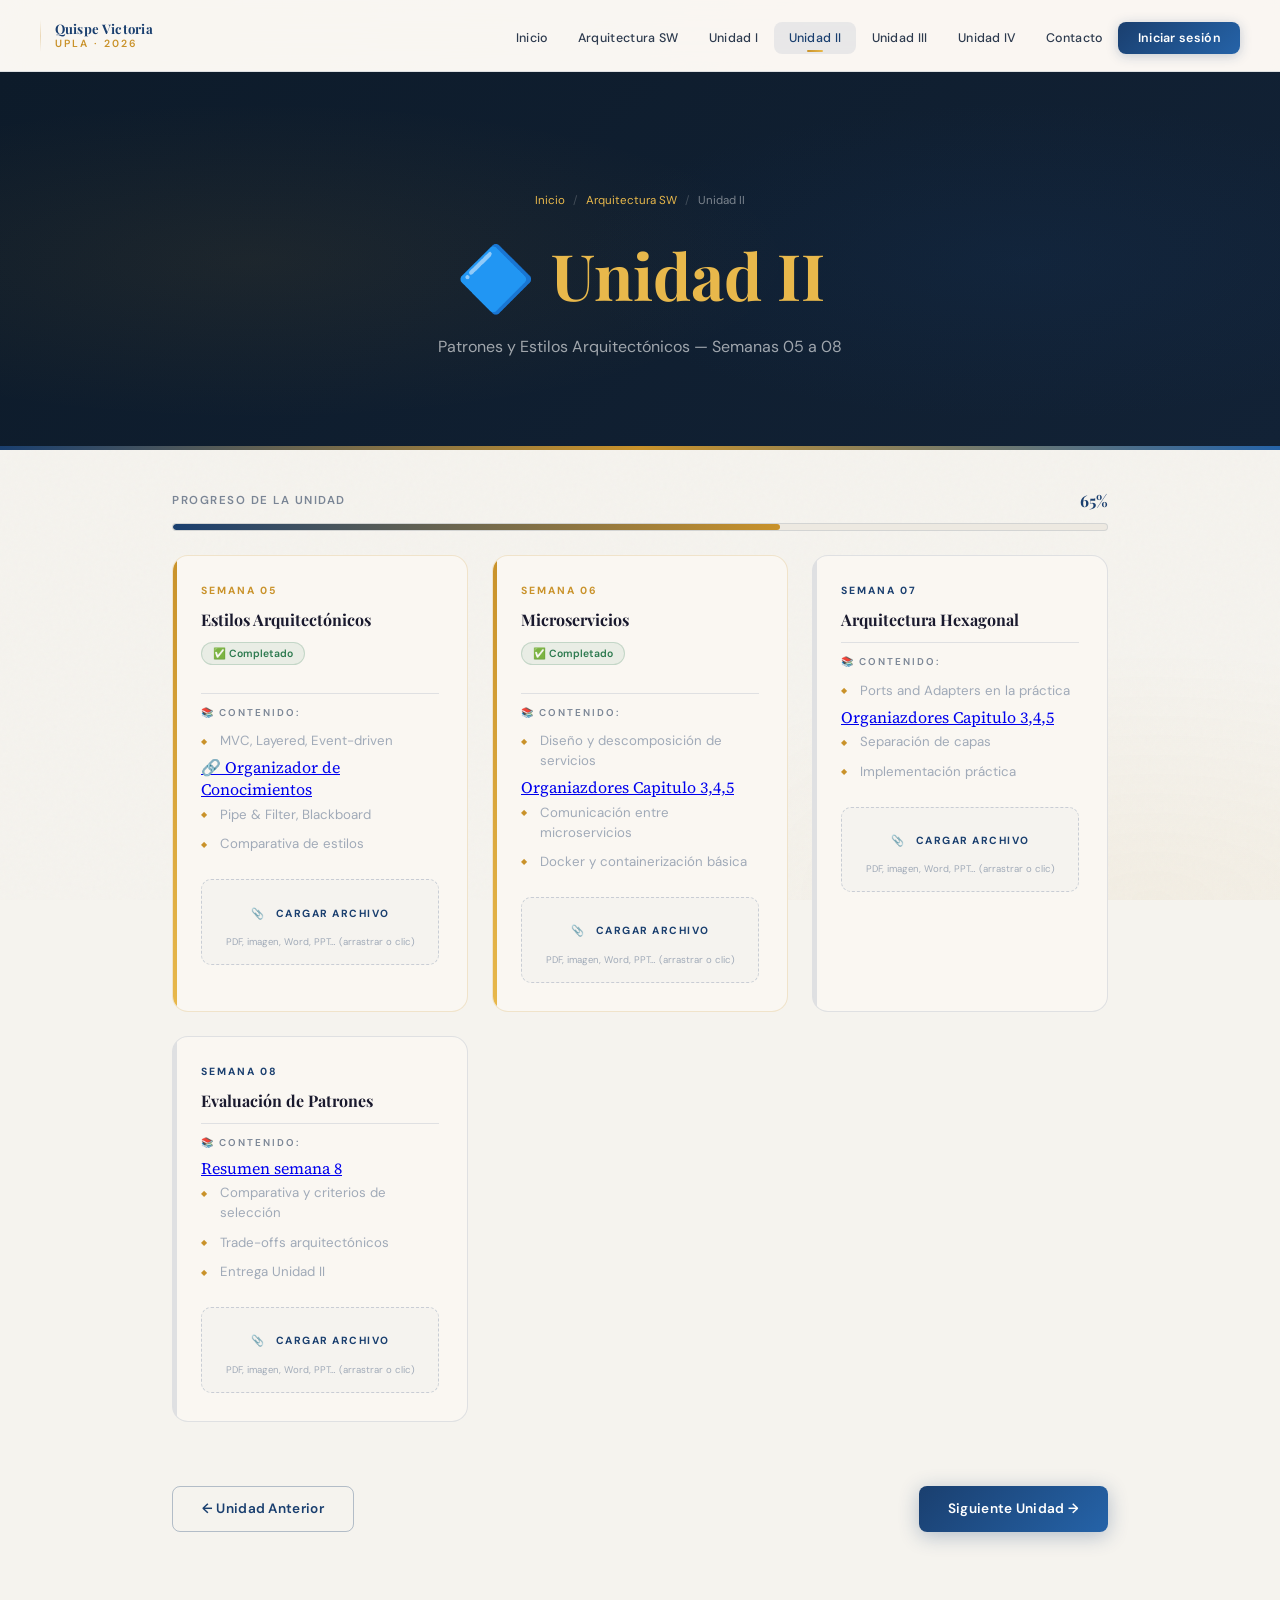
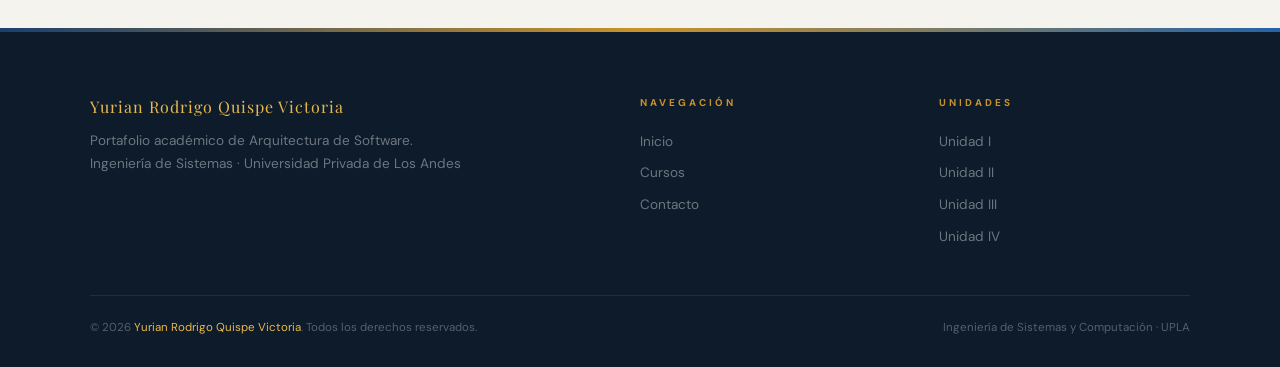
<file: pages/unidad2.html>
<!DOCTYPE html>
<html lang="es">
<head>
  <meta charset="UTF-8"/>
  <meta name="viewport" content="width=device-width, initial-scale=1.0"/>
  <title>Unidad II | Quispe Victoria 2026</title>
  <link rel="preconnect" href="https://fonts.googleapis.com"/>
  <link href="https://fonts.googleapis.com/css2?family=Playfair+Display:wght@400;700;800&family=Source+Serif+4:wght@400;600&family=DM+Sans:wght@400;500;600;700&family=JetBrains+Mono:wght@400;600&display=swap" rel="stylesheet"/>
  <link rel="stylesheet" href="../assets/css/style.css"/>
</head>
<body>
  <nav class="navbar" id="navbar">
    <a href="../index.html" class="nav-brand">
      <div class="nav-logo-wrap">
        <div class="nav-logo-divider"></div>
        <div class="nav-brand-text">
          <span class="nav-brand-name">Quispe Victoria</span>
          <span class="nav-brand-sub">UPLA · 2026</span>
        </div>
      </div>
    </a>
    <ul class="nav-links">
      <li><a href="../index.html">Inicio</a></li>
      <li><a href="courses.html">Arquitectura SW</a></li>
      <li><a href="unidad1.html">Unidad I</a></li>
      <li><a href="unidad2.html" class="active">Unidad II</a></li>
      <li><a href="unidad3.html">Unidad III</a></li>
      <li><a href="unidad4.html">Unidad IV</a></li>
      <li><a href="contact.html">Contacto</a></li>
      <li><a href="login.html" class="nav-login">Iniciar sesión</a></li>
    </ul>
    <div class="hamburger"><span></span><span></span><span></span></div>
  </nav>
  <div class="page-wrapper">
    <div class="page-hero">
      <div class="breadcrumb">
        <a href="../index.html">Inicio</a><span class="breadcrumb-sep">/</span>
        <a href="courses.html">Arquitectura SW</a><span class="breadcrumb-sep">/</span>
        <span>Unidad II</span>
      </div>
      <h1 class="page-title">🔷 <span>Unidad II</span></h1>
      <p class="page-sub">Patrones y Estilos Arquitectónicos — Semanas 05 a 08</p>
    </div>
    <div class="progress-container">
      <div class="progress-header">
        <span class="progress-label">Progreso de la unidad</span>
        <span class="progress-pct">65%</span>
      </div>
      <div class="progress-track"><div class="progress-fill" data-progress="65"></div></div>
    </div>
    <div class="semanas-grid">
      <div class="semana-card completed" style="animation-delay:0.1s">
        <div class="semana-num">Semana 05</div>
        <div class="semana-title">Estilos Arquitectónicos</div>
        <div class="semana-badge-done">✅ Completado</div>
        <div class="semana-divider"></div>
        <div class="semana-content-label">📚 Contenido:</div>
        <ul class="semana-items"><li>MVC, Layered, Event-driven</li>
                  <a href="https://docs.google.com/document/d/1_bjD0zUvbOY-tbVwxDueuQgMnT2K_5FqkHgZSoUN0Xs/edit?usp=sharing" target="_blank">🔗 Organizador de Conocimientos</a>

<li>Pipe & Filter, Blackboard</li>
<li>Comparativa de estilos</li></ul>
        <div class="file-list" id="list-u2-5"></div>
        <div class="upload-zone" id="zone-u2-5">
          <button class="upload-btn">📎 &nbsp; Cargar Archivo</button>
          <p class="upload-hint">PDF, imagen, Word, PPT… (arrastrar o clic)</p>
        </div>
      </div>
      <div class="semana-card completed" style="animation-delay:0.2s">
        <div class="semana-num">Semana 06</div>
        <div class="semana-title">Microservicios</div>
        <div class="semana-badge-done">✅ Completado</div>
        <div class="semana-divider"></div>
        <div class="semana-content-label">📚 Contenido:</div>
        <ul class="semana-items"><li>Diseño y descomposición de servicios</li>
             <a href="https://drive.google.com/file/d/1x1gljn65Hk2jPa-syQryYu1Hm7BfTzzF/view?usp=drive_link" target="_blank">Organiazdores Capitulo 3,4,5</a>

<li>Comunicación entre microservicios</li>
<li>Docker y containerización básica</li></ul>
        <div class="file-list" id="list-u2-6"></div>
        <div class="upload-zone" id="zone-u2-6">
          <button class="upload-btn">📎 &nbsp; Cargar Archivo</button>
          <p class="upload-hint">PDF, imagen, Word, PPT… (arrastrar o clic)</p>
        </div>
      </div>
      <div class="semana-card " style="animation-delay:0.30000000000000004s">
        <div class="semana-num">Semana 07</div>
        <div class="semana-title">Arquitectura Hexagonal</div>
        
        <div class="semana-divider"></div>
        <div class="semana-content-label">📚 Contenido:</div>
        <ul class="semana-items"><li>Ports and Adapters en la práctica</li>
   <a href="https://drive.google.com/file/d/1vlNvO3foYoVwyGgBMTWuJWqQJqlLQBq0/view?usp=drive_link" target="_blank">Organiazdores Capitulo 3,4,5</a>

<li>Separación de capas</li>
<li>Implementación práctica</li></ul>
        <div class="file-list" id="list-u2-7"></div>
        <div class="upload-zone" id="zone-u2-7">
          <button class="upload-btn">📎 &nbsp; Cargar Archivo</button>
          <p class="upload-hint">PDF, imagen, Word, PPT… (arrastrar o clic)</p>
        </div>
      </div>
      <div class="semana-card " style="animation-delay:0.0s">
        <div class="semana-num">Semana 08</div>
        <div class="semana-title">Evaluación de Patrones</div>
        <div class="semana-divider"></div>
        <div class="semana-content-label">📚 Contenido:</div>
           <a href="https://drive.google.com/file/d/1ygytCeEG6iouZ3GncQhzHEMhsqddCfbd/view?usp=drive_link" target="_blank">Resumen semana 8</a>

        <ul class="semana-items"><li>Comparativa y criterios de selección</li>
<li>Trade-offs arquitectónicos</li>
<li>Entrega Unidad II</li></ul>
        <div class="file-list" id="list-u2-8"></div>
        <div class="upload-zone" id="zone-u2-8">
          <button class="upload-btn">📎 &nbsp; Cargar Archivo</button>
          <p class="upload-hint">PDF, imagen, Word, PPT… (arrastrar o clic)</p>
        </div>
      </div>
    </div>
    <div class="page-nav-bottom">
      <a href="unidad1.html" class="btn btn-outline">← Unidad Anterior</a>
      <a href="unidad3.html" class="btn btn-primary">Siguiente Unidad →</a>
    </div>
  </div>
  <footer>
    <div class="footer-inner">
      <div>
        <div class="footer-brand">Yurian Rodrigo Quispe Victoria</div>
        <p class="footer-desc">Portafolio académico de Arquitectura de Software.<br/>Ingeniería de Sistemas · Universidad Privada de Los Andes</p>
      </div>
      <div>
        <div class="footer-title">Navegación</div>
        <ul class="footer-links">
          <li><a href="../index.html">Inicio</a></li>
          <li><a href="courses.html">Cursos</a></li>
          <li><a href="contact.html">Contacto</a></li>
        </ul>
      </div>
      <div>
        <div class="footer-title">Unidades</div>
        <ul class="footer-links">
          <li><a href="unidad1.html">Unidad I</a></li>
          <li><a href="unidad2.html">Unidad II</a></li>
          <li><a href="unidad3.html">Unidad III</a></li>
          <li><a href="unidad4.html">Unidad IV</a></li>
        </ul>
      </div>
    </div>
    <div class="footer-bottom">
      <p class="footer-copy">© 2026 <span>Yurian Rodrigo Quispe Victoria</span>. Todos los derechos reservados.</p>
      <p class="footer-copy">Ingeniería de Sistemas y Computación · UPLA</p>
    </div>
  </footer>
  <script src="../assets/js/main.js"></script>
  <script>window.addEventListener('load',()=>{         initUploadZone("u2",5,document.getElementById("zone-u2-5"),document.getElementById("list-u2-5"));
        initUploadZone("u2",6,document.getElementById("zone-u2-6"),document.getElementById("list-u2-6"));
        initUploadZone("u2",7,document.getElementById("zone-u2-7"),document.getElementById("list-u2-7"));
        initUploadZone("u2",8,document.getElementById("zone-u2-8"),document.getElementById("list-u2-8")); });</script>
</body>
</html>
</file>
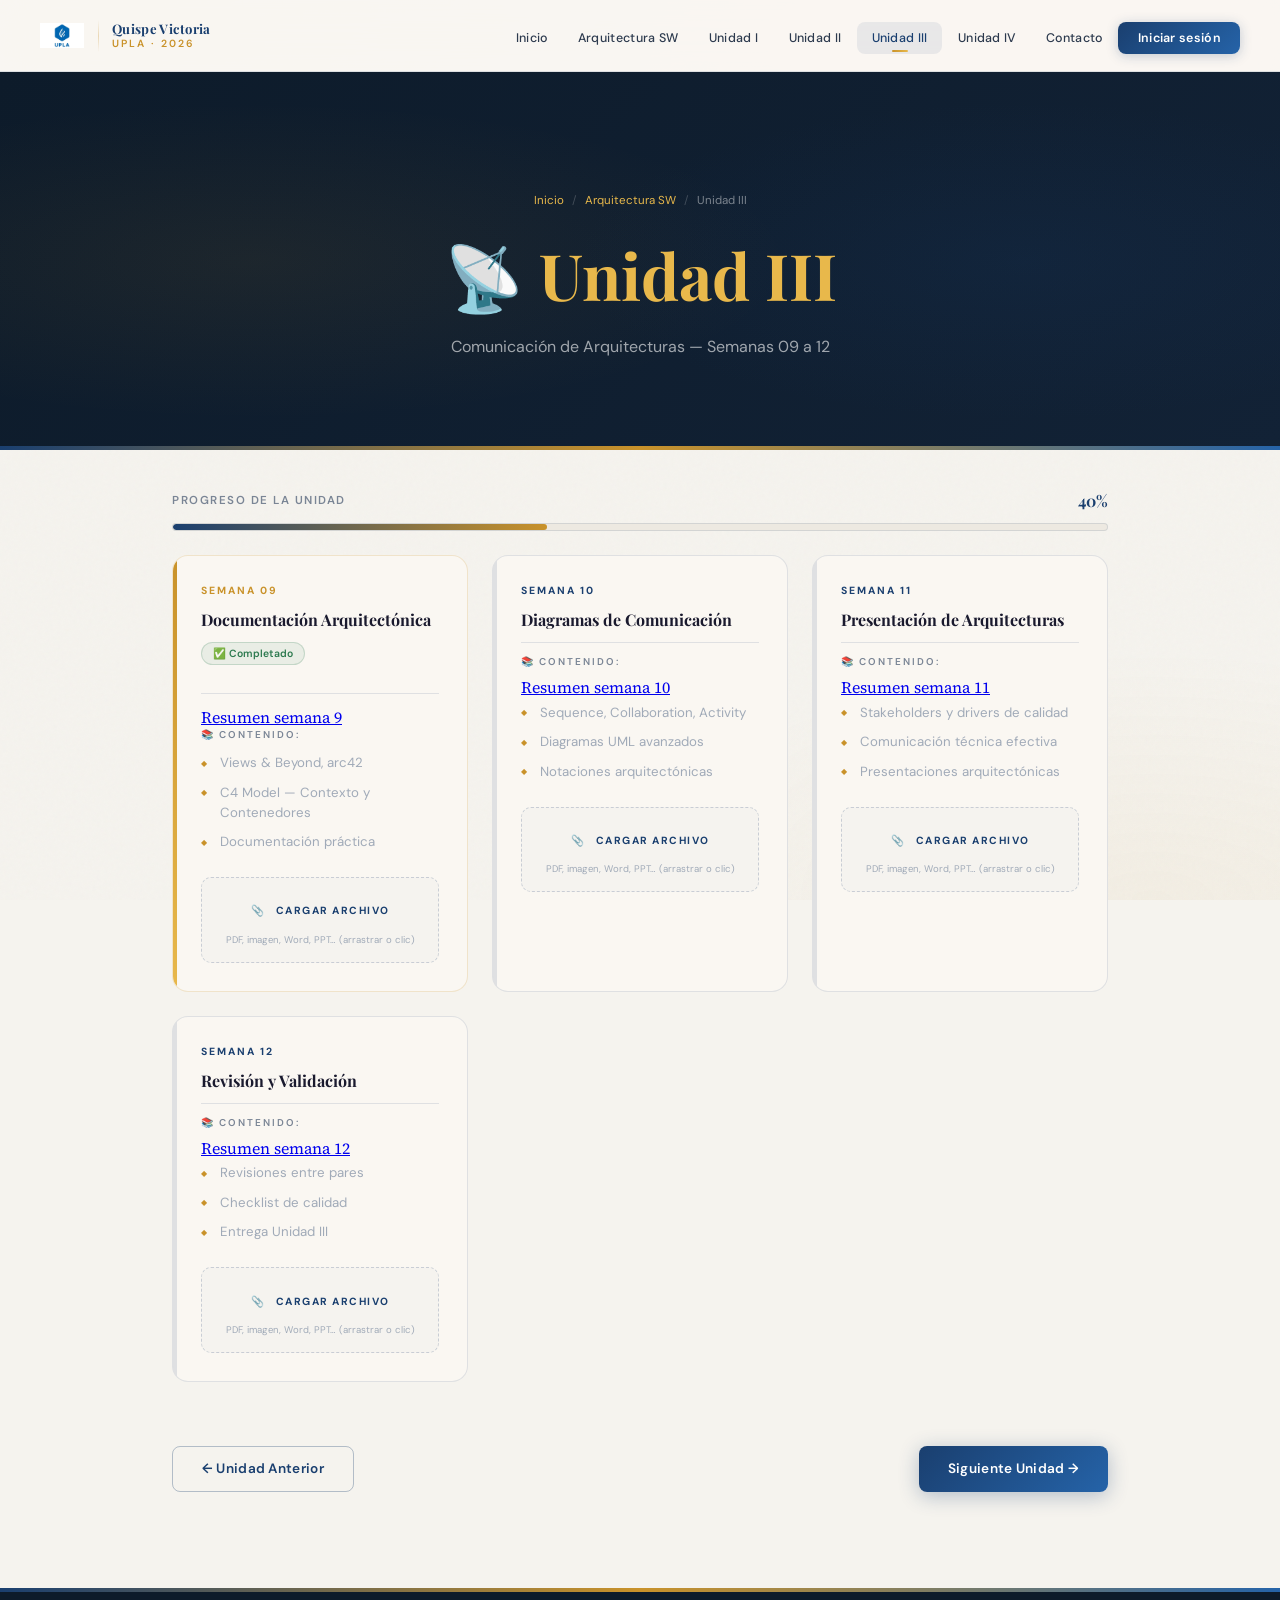
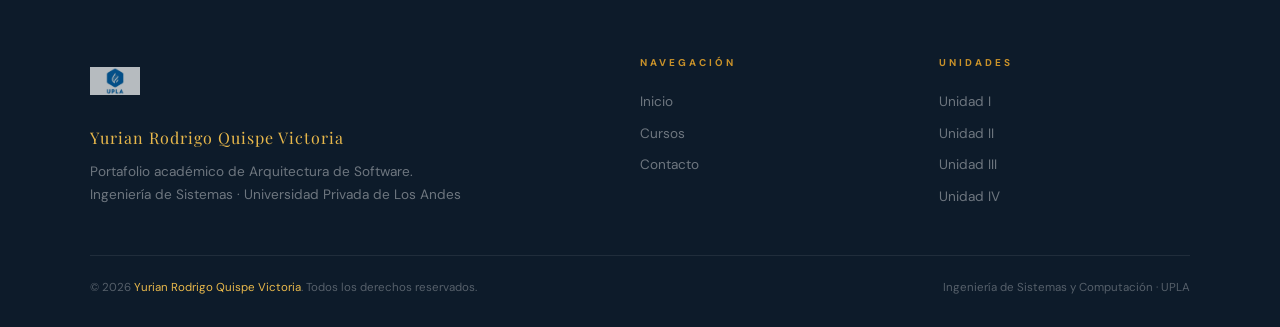
<file: pages/unidad3.html>
<!DOCTYPE html>
<html lang="es">
<head>
  <meta charset="UTF-8"/>
  <meta name="viewport" content="width=device-width, initial-scale=1.0"/>
  <title>Unidad III | Quispe Victoria 2026</title>
  <link rel="preconnect" href="https://fonts.googleapis.com"/>
  <link href="https://fonts.googleapis.com/css2?family=Playfair+Display:wght@400;700;800&family=Source+Serif+4:wght@400;600&family=DM+Sans:wght@400;500;600;700&family=JetBrains+Mono:wght@400;600&display=swap" rel="stylesheet"/>
  <link rel="stylesheet" href="../assets/css/style.css"/>
</head>
<body>
  <nav class="navbar" id="navbar">
    <a href="../index.html" class="nav-brand">
      <div class="nav-logo-wrap">
        <img src="[data-uri]" alt="UPLA" class="nav-logo-img"/>
        <div class="nav-logo-divider"></div>
        <div class="nav-brand-text">
          <span class="nav-brand-name">Quispe Victoria</span>
          <span class="nav-brand-sub">UPLA · 2026</span>
        </div>
      </div>
    </a>
    <ul class="nav-links">
      <li><a href="../index.html">Inicio</a></li>
      <li><a href="courses.html">Arquitectura SW</a></li>
      <li><a href="unidad1.html">Unidad I</a></li>
      <li><a href="unidad2.html">Unidad II</a></li>
      <li><a href="unidad3.html" class="active">Unidad III</a></li>
      <li><a href="unidad4.html">Unidad IV</a></li>
      <li><a href="contact.html">Contacto</a></li>
      <li><a href="login.html" class="nav-login">Iniciar sesión</a></li>
    </ul>
    <div class="hamburger"><span></span><span></span><span></span></div>
  </nav>
  <div class="page-wrapper">
    <div class="page-hero">
      <div class="breadcrumb">
        <a href="../index.html">Inicio</a><span class="breadcrumb-sep">/</span>
        <a href="courses.html">Arquitectura SW</a><span class="breadcrumb-sep">/</span>
        <span>Unidad III</span>
      </div>
      <h1 class="page-title">📡 <span>Unidad III</span></h1>
      <p class="page-sub">Comunicación de Arquitecturas — Semanas 09 a 12</p>
    </div>
    <div class="progress-container">
      <div class="progress-header">
        <span class="progress-label">Progreso de la unidad</span>
        <span class="progress-pct">40%</span>
      </div>
      <div class="progress-track"><div class="progress-fill" data-progress="40"></div></div>
    </div>
    <div class="semanas-grid">
      <div class="semana-card completed" style="animation-delay:0.1s">
        <div class="semana-num">Semana 09</div>
        <div class="semana-title">Documentación Arquitectónica</div>
        <div class="semana-badge-done">✅ Completado</div>
        <div class="semana-divider"></div>
                     <a href="https://drive.google.com/file/d/1pZx5Yp5Khcy16-QiwFO7YNHBjMocdemM/view?usp=sharing" target="_blank">Resumen semana 9</a>

        <div class="semana-content-label">📚 Contenido:</div>
        <ul class="semana-items"><li>Views & Beyond, arc42</li>
<li>C4 Model — Contexto y Contenedores</li>
<li>Documentación práctica</li></ul>
        <div class="file-list" id="list-u3-9"></div>
        <div class="upload-zone" id="zone-u3-9">
          <button class="upload-btn">📎 &nbsp; Cargar Archivo</button>
          <p class="upload-hint">PDF, imagen, Word, PPT… (arrastrar o clic)</p>
        </div>
      </div>
      <div class="semana-card " style="animation-delay:0.2s">
        <div class="semana-num">Semana 10</div>
        <div class="semana-title">Diagramas de Comunicación</div>
        
        <div class="semana-divider"></div>
        <div class="semana-content-label">📚 Contenido:</div>
        <a href="https://drive.google.com/file/d/1DCzzhzWv2hkUzUM1yNdAbGbJlvMoxgzG/view?usp=drive_link" target="_blank">Resumen semana 10</a>

        <ul class="semana-items"><li>Sequence, Collaboration, Activity</li>
<li>Diagramas UML avanzados</li>
<li>Notaciones arquitectónicas</li></ul>
        <div class="file-list" id="list-u3-10"></div>
        <div class="upload-zone" id="zone-u3-10">
          <button class="upload-btn">📎 &nbsp; Cargar Archivo</button>
          <p class="upload-hint">PDF, imagen, Word, PPT… (arrastrar o clic)</p>
        </div>
      </div>
      <div class="semana-card " style="animation-delay:0.30000000000000004s">
        <div class="semana-num">Semana 11</div>
        <div class="semana-title">Presentación de Arquitecturas</div>
        
        <div class="semana-divider"></div>
        <div class="semana-content-label">📚 Contenido:</div>
 <a href="https://drive.google.com/file/d/1ZXdOPb2nASDf_BaYW_n1g4mKJGrrPEg1/view?usp=sharing" target="_blank">Resumen semana 11</a>

        <ul class="semana-items"><li>Stakeholders y drivers de calidad</li>
<li>Comunicación técnica efectiva</li>
<li>Presentaciones arquitectónicas</li></ul>
        <div class="file-list" id="list-u3-11"></div>
        <div class="upload-zone" id="zone-u3-11">
          <button class="upload-btn">📎 &nbsp; Cargar Archivo</button>
          <p class="upload-hint">PDF, imagen, Word, PPT… (arrastrar o clic)</p>
        </div>
      </div>
      <div class="semana-card " style="animation-delay:0.0s">
        <div class="semana-num">Semana 12</div>
        <div class="semana-title">Revisión y Validación</div>
        
        <div class="semana-divider"></div>
        <div class="semana-content-label">📚 Contenido:</div>
 <a href="https://drive.google.com/file/d/1I3ukEr-GQkQl0mjSb5MX6VqGOavMKzBr/view?usp=sharing" target="_blank">Resumen semana 12</a>

        <ul class="semana-items"><li>Revisiones entre pares</li>
<li>Checklist de calidad</li>
<li>Entrega Unidad III</li></ul>
        <div class="file-list" id="list-u3-12"></div>
        <div class="upload-zone" id="zone-u3-12">
          <button class="upload-btn">📎 &nbsp; Cargar Archivo</button>
          <p class="upload-hint">PDF, imagen, Word, PPT… (arrastrar o clic)</p>
        </div>
      </div>
    </div>
    <div class="page-nav-bottom">
      <a href="unidad2.html" class="btn btn-outline">← Unidad Anterior</a>
      <a href="unidad4.html" class="btn btn-primary">Siguiente Unidad →</a>
    </div>
  </div>
  <footer>
    <div class="footer-inner">
      <div>
        <img src="[data-uri]" alt="UPLA" class="footer-logo"/>
        <div class="footer-brand">Yurian Rodrigo Quispe Victoria</div>
        <p class="footer-desc">Portafolio académico de Arquitectura de Software.<br/>Ingeniería de Sistemas · Universidad Privada de Los Andes</p>
      </div>
      <div>
        <div class="footer-title">Navegación</div>
        <ul class="footer-links">
          <li><a href="../index.html">Inicio</a></li>
          <li><a href="courses.html">Cursos</a></li>
          <li><a href="contact.html">Contacto</a></li>
        </ul>
      </div>
      <div>
        <div class="footer-title">Unidades</div>
        <ul class="footer-links">
          <li><a href="unidad1.html">Unidad I</a></li>
          <li><a href="unidad2.html">Unidad II</a></li>
          <li><a href="unidad3.html">Unidad III</a></li>
          <li><a href="unidad4.html">Unidad IV</a></li>
        </ul>
      </div>
    </div>
    <div class="footer-bottom">
      <p class="footer-copy">© 2026 <span>Yurian Rodrigo Quispe Victoria</span>. Todos los derechos reservados.</p>
      <p class="footer-copy">Ingeniería de Sistemas y Computación · UPLA</p>
    </div>
  </footer>
  <script src="../assets/js/main.js"></script>
  <script>window.addEventListener('load',()=>{         initUploadZone("u3",9,document.getElementById("zone-u3-9"),document.getElementById("list-u3-9"));
        initUploadZone("u3",10,document.getElementById("zone-u3-10"),document.getElementById("list-u3-10"));
        initUploadZone("u3",11,document.getElementById("zone-u3-11"),document.getElementById("list-u3-11"));
        initUploadZone("u3",12,document.getElementById("zone-u3-12"),document.getElementById("list-u3-12")); });</script>
</body>
</html>
</file>
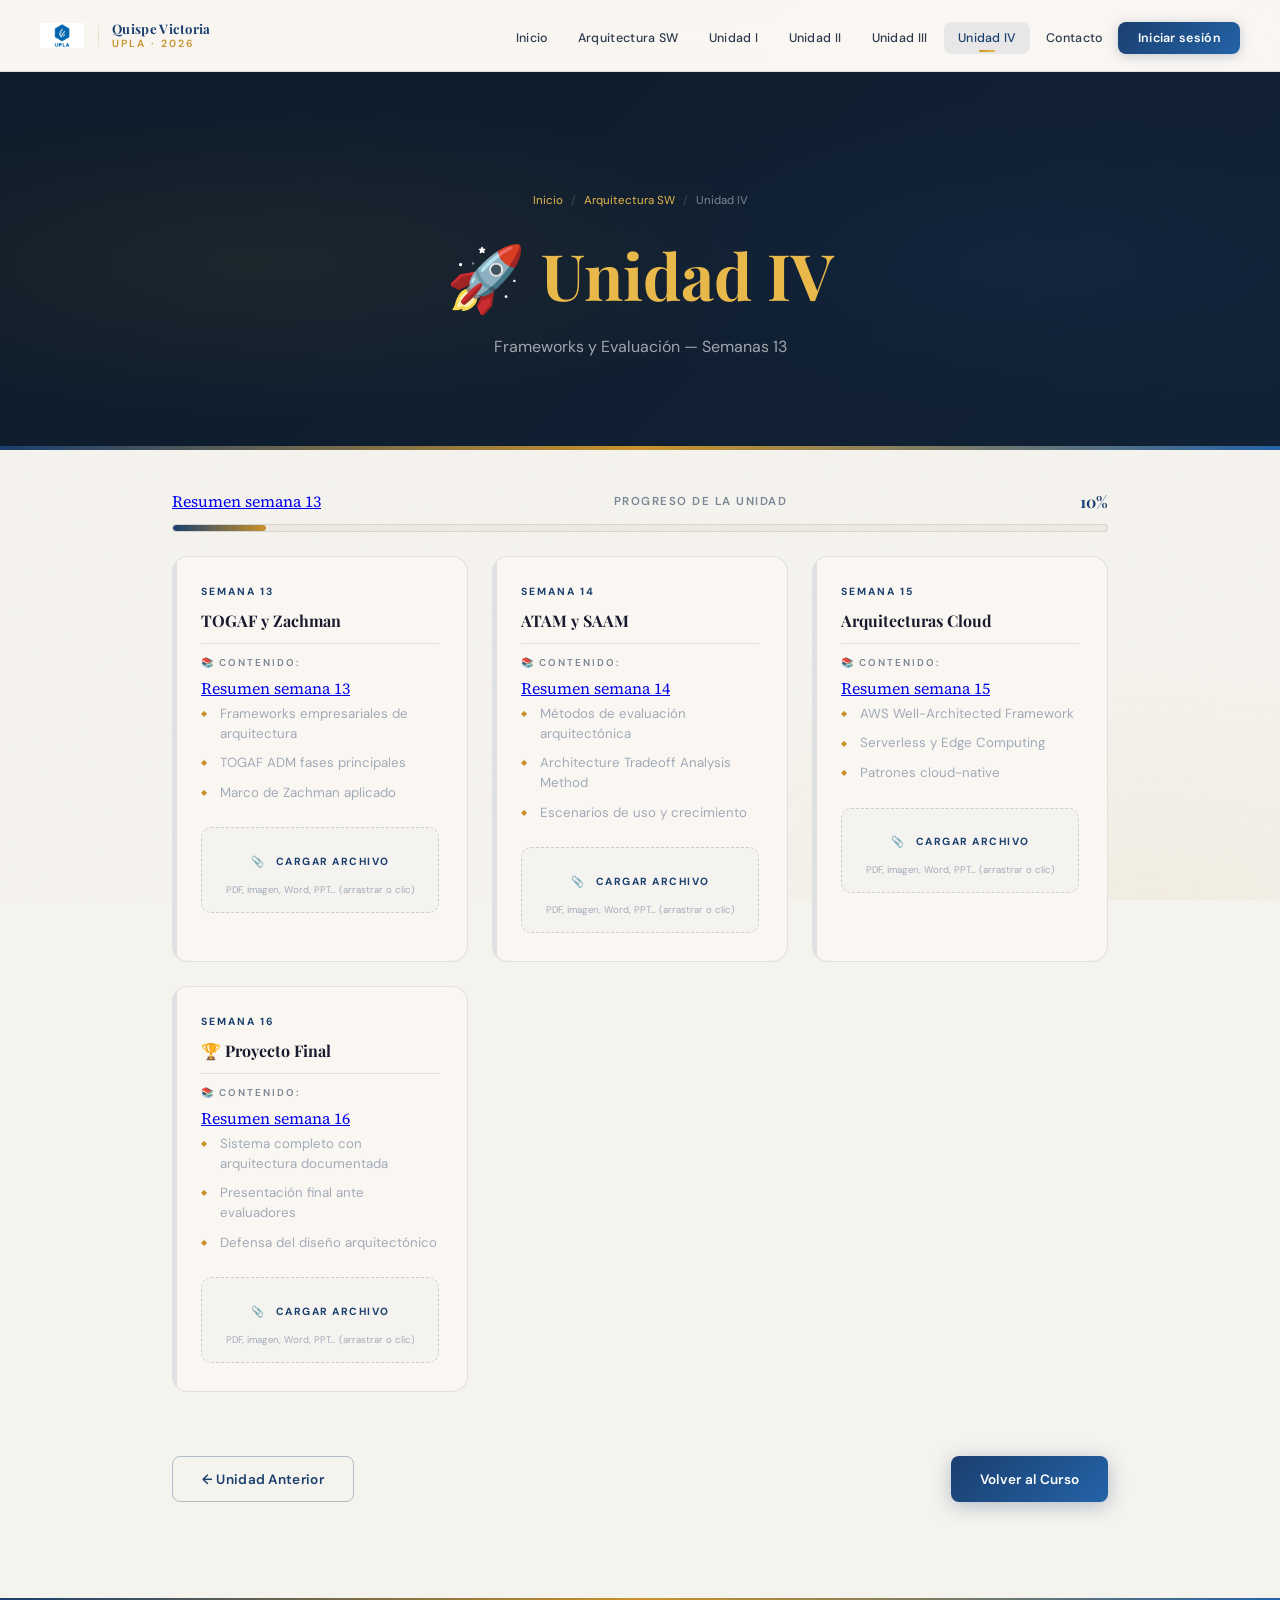
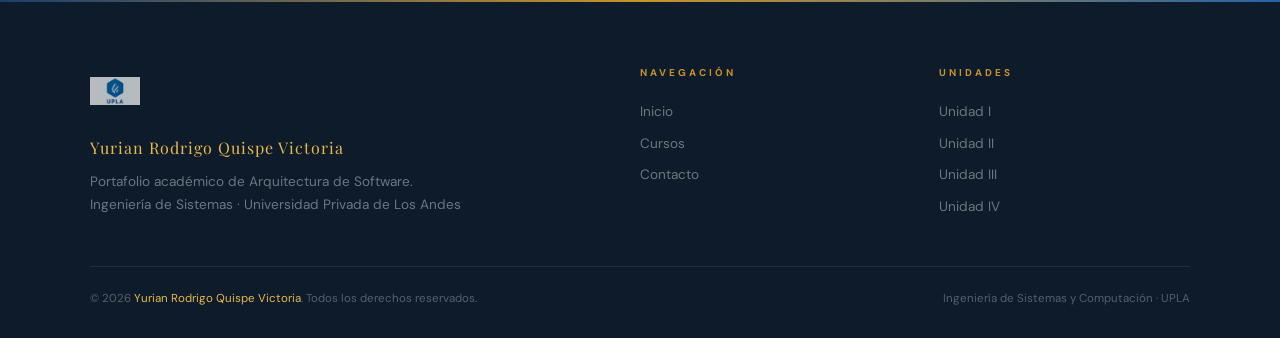
<file: pages/unidad4.html>
<!DOCTYPE html>
<html lang="es">
<head>
  <meta charset="UTF-8"/>
  <meta name="viewport" content="width=device-width, initial-scale=1.0"/>
  <title>Unidad IV | Quispe Victoria 2026</title>
  <link rel="preconnect" href="https://fonts.googleapis.com"/>
  <link href="https://fonts.googleapis.com/css2?family=Playfair+Display:wght@400;700;800&family=Source+Serif+4:wght@400;600&family=DM+Sans:wght@400;500;600;700&family=JetBrains+Mono:wght@400;600&display=swap" rel="stylesheet"/>
  <link rel="stylesheet" href="../assets/css/style.css"/>
</head>
<body>
  <nav class="navbar" id="navbar">
    <a href="../index.html" class="nav-brand">
      <div class="nav-logo-wrap">
        <img src="[data-uri]" alt="UPLA" class="nav-logo-img"/>
        <div class="nav-logo-divider"></div>
        <div class="nav-brand-text">
          <span class="nav-brand-name">Quispe Victoria</span>
          <span class="nav-brand-sub">UPLA · 2026</span>
        </div>
      </div>
    </a>
    <ul class="nav-links">
      <li><a href="../index.html">Inicio</a></li>
      <li><a href="courses.html">Arquitectura SW</a></li>
      <li><a href="unidad1.html">Unidad I</a></li>
      <li><a href="unidad2.html">Unidad II</a></li>
      <li><a href="unidad3.html">Unidad III</a></li>
      <li><a href="unidad4.html" class="active">Unidad IV</a></li>
      <li><a href="contact.html">Contacto</a></li>
      <li><a href="login.html" class="nav-login">Iniciar sesión</a></li>
    </ul>
    <div class="hamburger"><span></span><span></span><span></span></div>
  </nav>
  <div class="page-wrapper">
    <div class="page-hero">
      <div class="breadcrumb">
        <a href="../index.html">Inicio</a><span class="breadcrumb-sep">/</span>
        <a href="courses.html">Arquitectura SW</a><span class="breadcrumb-sep">/</span>
        <span>Unidad IV</span>
      </div>
      <h1 class="page-title">🚀 <span>Unidad IV</span></h1>
      <p class="page-sub">Frameworks y Evaluación — Semanas 13</p>
    </div>
    <div class="progress-container">
      <div class="progress-header">
     <a href="https://drive.google.com/file/d/1cPV_vmD6HJNQvtSDlzks2XajsW3CTo-O/view?usp=sharing"_blank">Resumen semana 13</a>
        <span class="progress-label">Progreso de la unidad</span>
        <span class="progress-pct">10%</span>
      </div>
      <div class="progress-track"><div class="progress-fill" data-progress="10"></div></div>
    </div>
    <div class="semanas-grid">
      <div class="semana-card " style="animation-delay:0.1s">
        <div class="semana-num">Semana 13</div>
        <div class="semana-title">TOGAF y Zachman</div>
        
        <div class="semana-divider"></div>
        <div class="semana-content-label">📚 Contenido:</div>
             <a href="https://drive.google.com/file/d/1cPV_vmD6HJNQvtSDlzks2XajsW3CTo-O/view?usp=sharing"_blank">Resumen semana 13</a>

        <ul class="semana-items"><li>Frameworks empresariales de arquitectura</li>
<li>TOGAF ADM fases principales</li>
<li>Marco de Zachman aplicado</li></ul>
        <div class="file-list" id="list-u4-13"></div>
        <div class="upload-zone" id="zone-u4-13">
          <button class="upload-btn">📎 &nbsp; Cargar Archivo</button>
          <p class="upload-hint">PDF, imagen, Word, PPT… (arrastrar o clic)</p>
        </div>
      </div>
      <div class="semana-card " style="animation-delay:0.2s">
        <div class="semana-num">Semana 14</div>
        <div class="semana-title">ATAM y SAAM</div>
        
        <div class="semana-divider"></div>
        <div class="semana-content-label">📚 Contenido:</div>
       <a href="https://drive.google.com/file/d/1Ut652ZPssbi3Ms85KiUMWRm5WtQ2AUV_/view?usp=sharing"_blank">Resumen semana 14</a>
        <ul class="semana-items"><li>Métodos de evaluación arquitectónica</li>
<li>Architecture Tradeoff Analysis Method</li>
<li>Escenarios de uso y crecimiento</li></ul>
        <div class="file-list" id="list-u4-14"></div>
        <div class="upload-zone" id="zone-u4-14">
          <button class="upload-btn">📎 &nbsp; Cargar Archivo</button>
          <p class="upload-hint">PDF, imagen, Word, PPT… (arrastrar o clic)</p>
        </div>
      </div>
      <div class="semana-card " style="animation-delay:0.30000000000000004s">
        <div class="semana-num">Semana 15</div>
        <div class="semana-title">Arquitecturas Cloud</div>
        
        <div class="semana-divider"></div>
        <div class="semana-content-label">📚 Contenido:</div>
        <a href="https://drive.google.com/file/d/1GLkE-dwuvm-6_a8mGEumBuxkFqzXtLTe/view?usp=sharing">Resumen semana 15</a>
        <ul class="semana-items"><li>AWS Well-Architected Framework</li>
<li>Serverless y Edge Computing</li>
<li>Patrones cloud-native</li></ul>
        <div class="file-list" id="list-u4-15"></div>
        <div class="upload-zone" id="zone-u4-15">
          <button class="upload-btn">📎 &nbsp; Cargar Archivo</button>
          <p class="upload-hint">PDF, imagen, Word, PPT… (arrastrar o clic)</p>
        </div>
      </div>
      <div class="semana-card " style="animation-delay:0.0s">
        <div class="semana-num">Semana 16</div>
        <div class="semana-title">🏆 Proyecto Final</div>
        
        <div class="semana-divider"></div>
        <div class="semana-content-label">📚 Contenido:</div>
                <a href="https://drive.google.com/file/d/1L1wfiFlQRQmsTPW-3-C3foVNbt02hn3p/view?usp=sharing" target="_blank">Resumen semana 16</a>

        <ul class="semana-items"><li>Sistema completo con arquitectura documentada</li>
<li>Presentación final ante evaluadores</li>
<li>Defensa del diseño arquitectónico</li></ul>
        <div class="file-list" id="list-u4-16"></div>
        <div class="upload-zone" id="zone-u4-16">
          <button class="upload-btn">📎 &nbsp; Cargar Archivo</button>
          <p class="upload-hint">PDF, imagen, Word, PPT… (arrastrar o clic)</p>
        </div>
      </div>
    </div>
    <div class="page-nav-bottom">
      <a href="unidad3.html" class="btn btn-outline">← Unidad Anterior</a>
      <a href="courses.html" class="btn btn-primary">Volver al Curso</a>
    </div>
  </div>
  <footer>
    <div class="footer-inner">
      <div>
        <img src="[data-uri]" alt="UPLA" class="footer-logo"/>
        <div class="footer-brand">Yurian Rodrigo Quispe Victoria</div>
        <p class="footer-desc">Portafolio académico de Arquitectura de Software.<br/>Ingeniería de Sistemas · Universidad Privada de Los Andes</p>
      </div>
      <div>
        <div class="footer-title">Navegación</div>
        <ul class="footer-links">
          <li><a href="../index.html">Inicio</a></li>
          <li><a href="courses.html">Cursos</a></li>
          <li><a href="contact.html">Contacto</a></li>
        </ul>
      </div>
      <div>
        <div class="footer-title">Unidades</div>
        <ul class="footer-links">
          <li><a href="unidad1.html">Unidad I</a></li>
          <li><a href="unidad2.html">Unidad II</a></li>
          <li><a href="unidad3.html">Unidad III</a></li>
          <li><a href="unidad4.html">Unidad IV</a></li>
        </ul>
      </div>
    </div>
    <div class="footer-bottom">
      <p class="footer-copy">© 2026 <span>Yurian Rodrigo Quispe Victoria</span>. Todos los derechos reservados.</p>
      <p class="footer-copy">Ingeniería de Sistemas y Computación · UPLA</p>
    </div>
  </footer>
  <script src="../assets/js/main.js"></script>
  <script>window.addEventListener('load',()=>{         initUploadZone("u4",13,document.getElementById("zone-u4-13"),document.getElementById("list-u4-13"));
        initUploadZone("u4",14,document.getElementById("zone-u4-14"),document.getElementById("list-u4-14"));
        initUploadZone("u4",15,document.getElementById("zone-u4-15"),document.getElementById("list-u4-15"));
        initUploadZone("u4",16,document.getElementById("zone-u4-16"),document.getElementById("list-u4-16")); });</script>
</body>
</html>
</file>
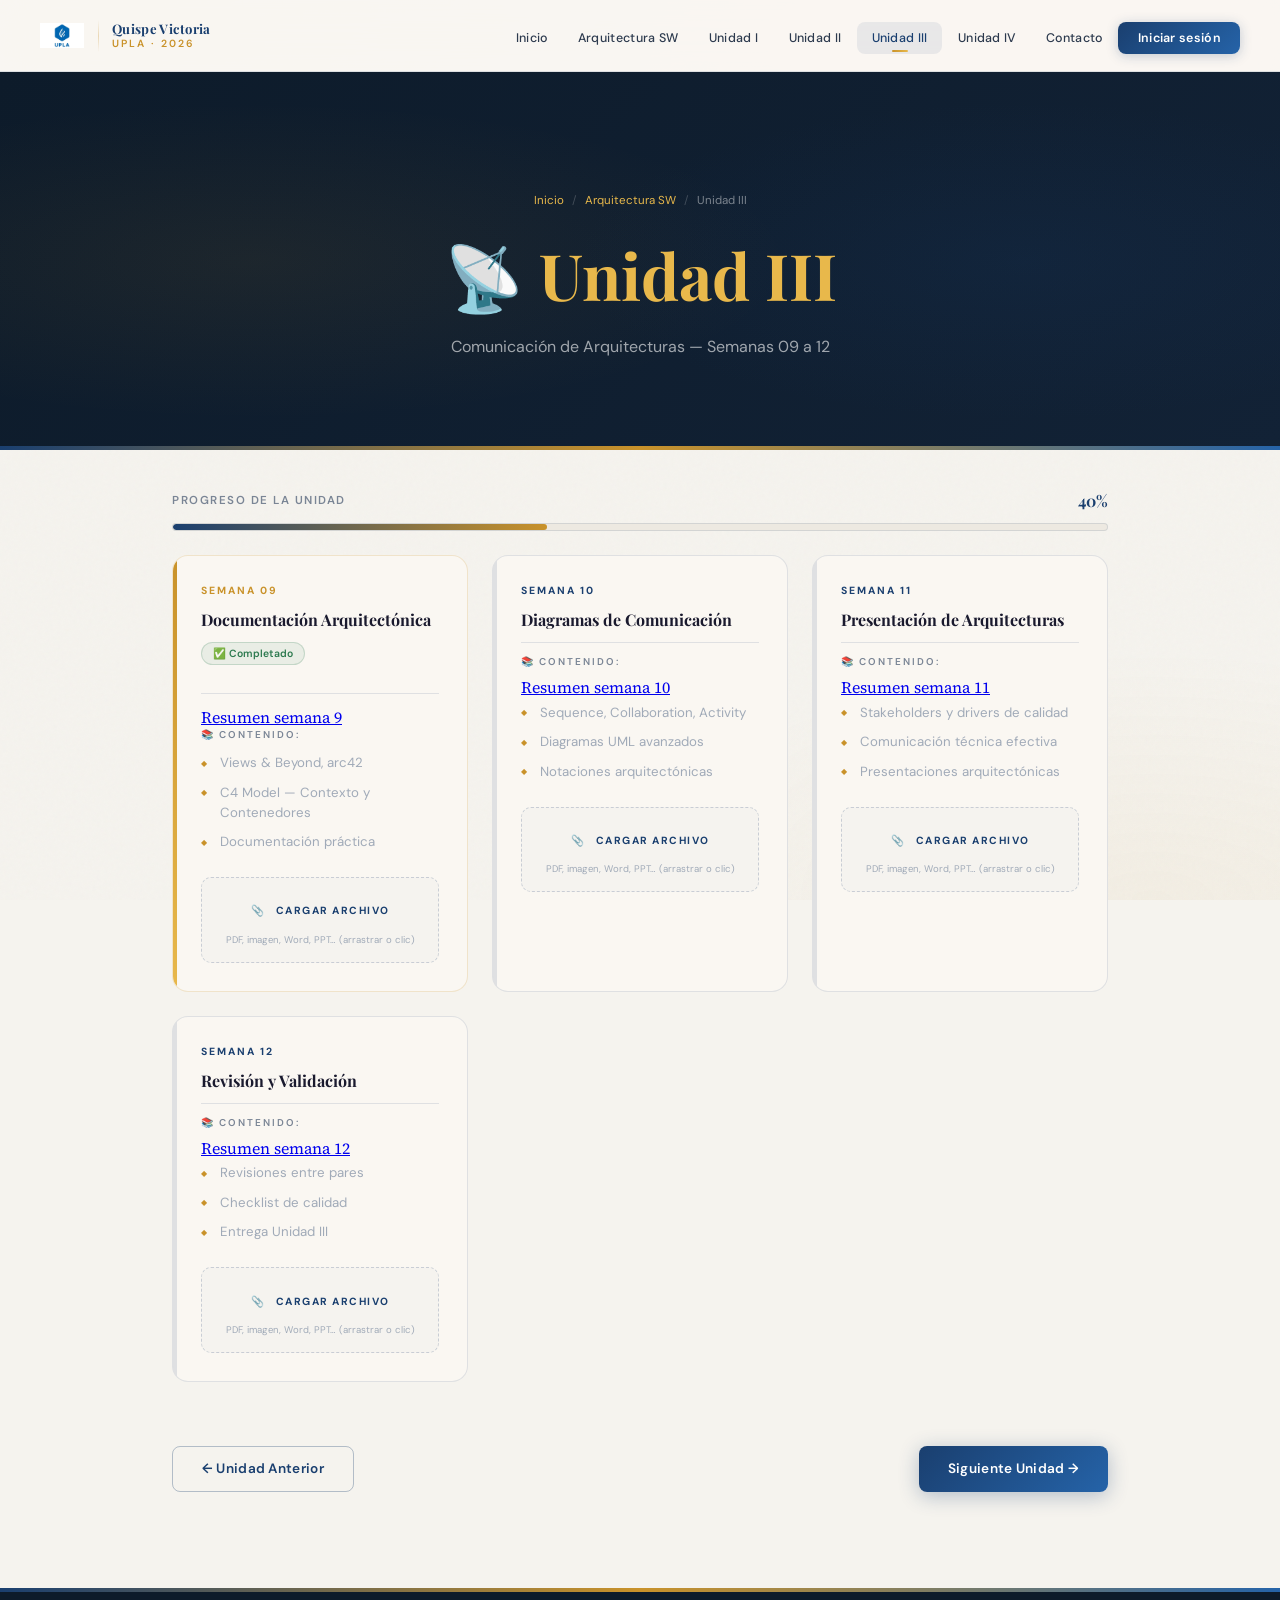
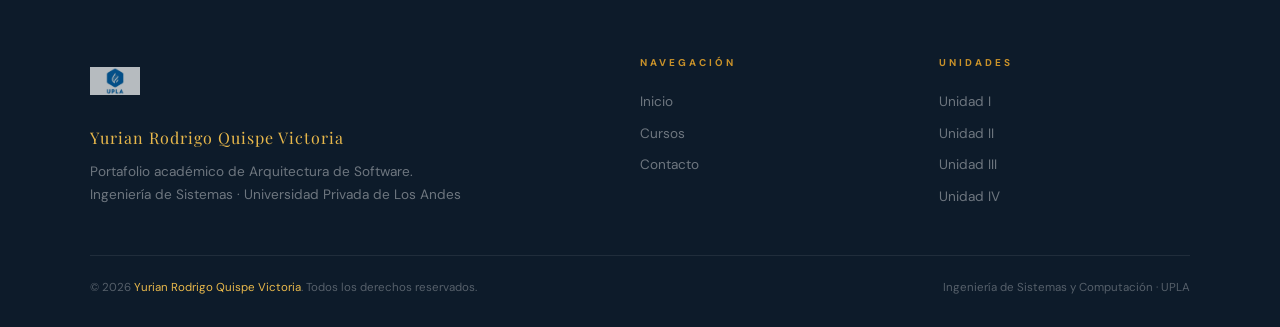
<file: Gerencia_Repositorio-main/pages/unidad3.html>
<!DOCTYPE html>
<html lang="es">
<head>
  <meta charset="UTF-8"/>
  <meta name="viewport" content="width=device-width, initial-scale=1.0"/>
  <title>Unidad III | Quispe Victoria 2026</title>
  <link rel="preconnect" href="https://fonts.googleapis.com"/>
  <link href="https://fonts.googleapis.com/css2?family=Playfair+Display:wght@400;700;800&family=Source+Serif+4:wght@400;600&family=DM+Sans:wght@400;500;600;700&family=JetBrains+Mono:wght@400;600&display=swap" rel="stylesheet"/>
  <link rel="stylesheet" href="../assets/css/style.css"/>
</head>
<body>
  <nav class="navbar" id="navbar">
    <a href="../index.html" class="nav-brand">
      <div class="nav-logo-wrap">
        <img src="[data-uri]" alt="UPLA" class="nav-logo-img"/>
        <div class="nav-logo-divider"></div>
        <div class="nav-brand-text">
          <span class="nav-brand-name">Quispe Victoria</span>
          <span class="nav-brand-sub">UPLA · 2026</span>
        </div>
      </div>
    </a>
    <ul class="nav-links">
      <li><a href="../index.html">Inicio</a></li>
      <li><a href="courses.html">Arquitectura SW</a></li>
      <li><a href="unidad1.html">Unidad I</a></li>
      <li><a href="unidad2.html">Unidad II</a></li>
      <li><a href="unidad3.html" class="active">Unidad III</a></li>
      <li><a href="unidad4.html">Unidad IV</a></li>
      <li><a href="contact.html">Contacto</a></li>
      <li><a href="login.html" class="nav-login">Iniciar sesión</a></li>
    </ul>
    <div class="hamburger"><span></span><span></span><span></span></div>
  </nav>
  <div class="page-wrapper">
    <div class="page-hero">
      <div class="breadcrumb">
        <a href="../index.html">Inicio</a><span class="breadcrumb-sep">/</span>
        <a href="courses.html">Arquitectura SW</a><span class="breadcrumb-sep">/</span>
        <span>Unidad III</span>
      </div>
      <h1 class="page-title">📡 <span>Unidad III</span></h1>
      <p class="page-sub">Comunicación de Arquitecturas — Semanas 09 a 12</p>
    </div>
    <div class="progress-container">
      <div class="progress-header">
        <span class="progress-label">Progreso de la unidad</span>
        <span class="progress-pct">40%</span>
      </div>
      <div class="progress-track"><div class="progress-fill" data-progress="40"></div></div>
    </div>
    <div class="semanas-grid">
      <div class="semana-card completed" style="animation-delay:0.1s">
        <div class="semana-num">Semana 09</div>
        <div class="semana-title">Documentación Arquitectónica</div>
        <div class="semana-badge-done">✅ Completado</div>
        <div class="semana-divider"></div>
                     <a href="https://drive.google.com/file/d/1pZx5Yp5Khcy16-QiwFO7YNHBjMocdemM/view?usp=sharing" target="_blank">Resumen semana 9</a>

        <div class="semana-content-label">📚 Contenido:</div>
        <ul class="semana-items"><li>Views & Beyond, arc42</li>
<li>C4 Model — Contexto y Contenedores</li>
<li>Documentación práctica</li></ul>
        <div class="file-list" id="list-u3-9"></div>
        <div class="upload-zone" id="zone-u3-9">
          <button class="upload-btn">📎 &nbsp; Cargar Archivo</button>
          <p class="upload-hint">PDF, imagen, Word, PPT… (arrastrar o clic)</p>
        </div>
      </div>
      <div class="semana-card " style="animation-delay:0.2s">
        <div class="semana-num">Semana 10</div>
        <div class="semana-title">Diagramas de Comunicación</div>
        
        <div class="semana-divider"></div>
        <div class="semana-content-label">📚 Contenido:</div>
        <a href="https://drive.google.com/file/d/1DCzzhzWv2hkUzUM1yNdAbGbJlvMoxgzG/view?usp=drive_link" target="_blank">Resumen semana 10</a>

        <ul class="semana-items"><li>Sequence, Collaboration, Activity</li>
<li>Diagramas UML avanzados</li>
<li>Notaciones arquitectónicas</li></ul>
        <div class="file-list" id="list-u3-10"></div>
        <div class="upload-zone" id="zone-u3-10">
          <button class="upload-btn">📎 &nbsp; Cargar Archivo</button>
          <p class="upload-hint">PDF, imagen, Word, PPT… (arrastrar o clic)</p>
        </div>
      </div>
      <div class="semana-card " style="animation-delay:0.30000000000000004s">
        <div class="semana-num">Semana 11</div>
        <div class="semana-title">Presentación de Arquitecturas</div>
        
        <div class="semana-divider"></div>
        <div class="semana-content-label">📚 Contenido:</div>
 <a href="https://drive.google.com/file/d/1ZXdOPb2nASDf_BaYW_n1g4mKJGrrPEg1/view?usp=sharing" target="_blank">Resumen semana 11</a>

        <ul class="semana-items"><li>Stakeholders y drivers de calidad</li>
<li>Comunicación técnica efectiva</li>
<li>Presentaciones arquitectónicas</li></ul>
        <div class="file-list" id="list-u3-11"></div>
        <div class="upload-zone" id="zone-u3-11">
          <button class="upload-btn">📎 &nbsp; Cargar Archivo</button>
          <p class="upload-hint">PDF, imagen, Word, PPT… (arrastrar o clic)</p>
        </div>
      </div>
      <div class="semana-card " style="animation-delay:0.0s">
        <div class="semana-num">Semana 12</div>
        <div class="semana-title">Revisión y Validación</div>
        
        <div class="semana-divider"></div>
        <div class="semana-content-label">📚 Contenido:</div>
 <a href="https://drive.google.com/file/d/1I3ukEr-GQkQl0mjSb5MX6VqGOavMKzBr/view?usp=sharing" target="_blank">Resumen semana 12</a>

        <ul class="semana-items"><li>Revisiones entre pares</li>
<li>Checklist de calidad</li>
<li>Entrega Unidad III</li></ul>
        <div class="file-list" id="list-u3-12"></div>
        <div class="upload-zone" id="zone-u3-12">
          <button class="upload-btn">📎 &nbsp; Cargar Archivo</button>
          <p class="upload-hint">PDF, imagen, Word, PPT… (arrastrar o clic)</p>
        </div>
      </div>
    </div>
    <div class="page-nav-bottom">
      <a href="unidad2.html" class="btn btn-outline">← Unidad Anterior</a>
      <a href="unidad4.html" class="btn btn-primary">Siguiente Unidad →</a>
    </div>
  </div>
  <footer>
    <div class="footer-inner">
      <div>
        <img src="[data-uri]" alt="UPLA" class="footer-logo"/>
        <div class="footer-brand">Yurian Rodrigo Quispe Victoria</div>
        <p class="footer-desc">Portafolio académico de Arquitectura de Software.<br/>Ingeniería de Sistemas · Universidad Privada de Los Andes</p>
      </div>
      <div>
        <div class="footer-title">Navegación</div>
        <ul class="footer-links">
          <li><a href="../index.html">Inicio</a></li>
          <li><a href="courses.html">Cursos</a></li>
          <li><a href="contact.html">Contacto</a></li>
        </ul>
      </div>
      <div>
        <div class="footer-title">Unidades</div>
        <ul class="footer-links">
          <li><a href="unidad1.html">Unidad I</a></li>
          <li><a href="unidad2.html">Unidad II</a></li>
          <li><a href="unidad3.html">Unidad III</a></li>
          <li><a href="unidad4.html">Unidad IV</a></li>
        </ul>
      </div>
    </div>
    <div class="footer-bottom">
      <p class="footer-copy">© 2026 <span>Yurian Rodrigo Quispe Victoria</span>. Todos los derechos reservados.</p>
      <p class="footer-copy">Ingeniería de Sistemas y Computación · UPLA</p>
    </div>
  </footer>
  <script src="../assets/js/main.js"></script>
  <script>window.addEventListener('load',()=>{         initUploadZone("u3",9,document.getElementById("zone-u3-9"),document.getElementById("list-u3-9"));
        initUploadZone("u3",10,document.getElementById("zone-u3-10"),document.getElementById("list-u3-10"));
        initUploadZone("u3",11,document.getElementById("zone-u3-11"),document.getElementById("list-u3-11"));
        initUploadZone("u3",12,document.getElementById("zone-u3-12"),document.getElementById("list-u3-12")); });</script>
</body>
</html>
</file>
<file: assets/css/style.css>
/* ===== VARIABLES ===== */
:root {
  --bg: #f5f3ee;
  --bg2: #ede9e1;
  --bg-dark: #0d1b2a;
  --bg-dark2: #122236;
  --gold: #c9922a;
  --gold2: #e8b84b;
  --blue: #1a3f6f;
  --blue2: #2563a8;
  --blue-light: #4a90d9;
  --cream: #faf7f2;
  --ink: #1a1a2e;
  --ink2: #2d3a4e;
  --muted: #7a8595;
  --muted2: #a0aab8;
  --border: rgba(26,63,111,0.12);
  --border-gold: rgba(201,146,42,0.3);
  --shadow: 0 4px 30px rgba(26,63,111,0.10);
  --shadow-gold: 0 4px 30px rgba(201,146,42,0.20);
  --font-display: 'Playfair Display', Georgia, serif;
  --font-body: 'Source Serif 4', Georgia, serif;
  --font-sans: 'DM Sans', system-ui, sans-serif;
  --font-mono: 'JetBrains Mono', monospace;
  --nav-h: 72px;
  --r: 12px;
}

/* ===== RESET ===== */
*, *::before, *::after { box-sizing: border-box; margin: 0; padding: 0; }
html { scroll-behavior: smooth; }
body {
  font-family: var(--font-body);
  background: var(--bg);
  color: var(--ink);
  overflow-x: hidden;
  min-height: 100vh;
}

/* ===== BACKGROUND TEXTURE ===== */
body::before {
  content: '';
  position: fixed; inset: 0; z-index: 0; pointer-events: none;
  background-image:
    radial-gradient(ellipse 80% 50% at 10% 0%, rgba(26,63,111,0.04) 0%, transparent 70%),
    radial-gradient(ellipse 60% 40% at 90% 100%, rgba(201,146,42,0.05) 0%, transparent 70%);
}

/* ===== NOISE TEXTURE ===== */
.noise {
  position: fixed; inset: 0; z-index: 0; pointer-events: none; opacity: 0.025;
  background-image: url("data:image/svg+xml,%3Csvg viewBox='0 0 256 256' xmlns='http://www.w3.org/2000/svg'%3E%3Cfilter id='noise'%3E%3CfeTurbulence type='fractalNoise' baseFrequency='0.9' numOctaves='4' stitchTiles='stitch'/%3E%3C/filter%3E%3Crect width='100%25' height='100%25' filter='url(%23noise)'/%3E%3C/svg%3E");
}

/* ===== NAVBAR ===== */
.navbar {
  position: fixed; top: 0; left: 0; right: 0;
  height: var(--nav-h); z-index: 1000;
  display: flex; align-items: center; justify-content: space-between;
  padding: 0 2.5rem;
  background: rgba(250,247,242,0.92);
  backdrop-filter: blur(20px) saturate(1.8);
  border-bottom: 1px solid var(--border);
  transition: all 0.3s;
}
.navbar.scrolled {
  box-shadow: 0 4px 30px rgba(26,63,111,0.10), 0 1px 0 rgba(201,146,42,0.2);
}
.nav-brand {
  display: flex; align-items: center; gap: 0.85rem;
  text-decoration: none;
}
.nav-logo-wrap {
  display: flex; align-items: center; gap: 0.85rem;
}
.nav-logo-img {
  width: 44px; height: 44px;
  object-fit: contain;
}
.nav-logo-divider {
  width: 1px; height: 32px;
  background: linear-gradient(to bottom, transparent, var(--border-gold), transparent);
}
.nav-brand-text {
  display: flex; flex-direction: column;
}
.nav-brand-name {
  font-family: var(--font-display);
  font-size: 0.82rem; font-weight: 700;
  color: var(--blue); letter-spacing: 0.3px;
  line-height: 1.2;
}
.nav-brand-sub {
  font-family: var(--font-sans);
  font-size: 0.65rem; color: var(--gold);
  letter-spacing: 2px; text-transform: uppercase;
  font-weight: 600;
}
.nav-links {
  display: flex; align-items: center; gap: 0.1rem;
  list-style: none;
}
.nav-links a {
  text-decoration: none; color: var(--ink2);
  font-family: var(--font-sans); font-size: 0.78rem;
  font-weight: 500; letter-spacing: 0.3px;
  padding: 0.5rem 0.9rem; border-radius: 8px;
  transition: all 0.2s; position: relative;
}
.nav-links a:hover { color: var(--blue); background: rgba(26,63,111,0.06); }
.nav-links a.active { color: var(--blue); background: rgba(26,63,111,0.08); }
.nav-links a.active::after {
  content: '';
  position: absolute; bottom: 2px; left: 50%; transform: translateX(-50%);
  width: 16px; height: 2px;
  background: linear-gradient(90deg, var(--gold), var(--gold2));
  border-radius: 2px;
}
.nav-login {
  background: linear-gradient(135deg, var(--blue), var(--blue2)) !important;
  color: #fff !important; font-weight: 600 !important;
  padding: 0.5rem 1.2rem !important;
  box-shadow: 0 2px 12px rgba(26,63,111,0.25);
}
.nav-login:hover { transform: translateY(-1px); box-shadow: 0 4px 20px rgba(26,63,111,0.35) !important; }
.hamburger { display: none; flex-direction: column; gap: 5px; cursor: pointer; padding: 5px; }
.hamburger span { width: 24px; height: 2px; background: var(--blue); border-radius: 2px; transition: all 0.3s; }

/* ===== PAGE WRAPPER ===== */
.page-wrapper { position: relative; z-index: 1; padding-top: var(--nav-h); }

/* ===== HERO ===== */
.hero {
  min-height: 96vh;
  display: grid; grid-template-columns: 1fr 1fr;
  align-items: center;
  padding: 4rem 5% 4rem;
  max-width: 1300px; margin: 0 auto;
  gap: 4rem;
  position: relative;
}
.hero-left { position: relative; z-index: 1; }
.hero-right {
  position: relative; z-index: 1;
  display: flex; flex-direction: column; align-items: center; justify-content: center;
}

.hero-eyebrow {
  display: inline-flex; align-items: center; gap: 0.6rem;
  background: linear-gradient(135deg, rgba(26,63,111,0.08), rgba(201,146,42,0.06));
  border: 1px solid var(--border-gold);
  border-radius: 4px; padding: 0.45rem 1rem;
  font-family: var(--font-sans); font-size: 0.7rem;
  color: var(--gold); margin-bottom: 2rem;
  letter-spacing: 2px; text-transform: uppercase; font-weight: 700;
  animation: fadeUp 0.8s ease both;
}
.hero-eyebrow-dot {
  width: 6px; height: 6px; border-radius: 50%;
  background: var(--gold);
  animation: pulse 2s ease-in-out infinite;
}
@keyframes pulse { 0%,100%{opacity:1;transform:scale(1)} 50%{opacity:0.4;transform:scale(0.7)} }

.hero-title {
  font-family: var(--font-display);
  font-size: clamp(2.8rem, 5.5vw, 4.8rem);
  font-weight: 700; line-height: 1.1;
  color: var(--ink); margin-bottom: 0.5rem;
  animation: fadeUp 0.8s 0.1s ease both;
}
.hero-title .highlight {
  color: var(--blue);
  position: relative; display: inline-block;
}
.hero-title .highlight::after {
  content: '';
  position: absolute; bottom: -4px; left: 0; right: 0; height: 3px;
  background: linear-gradient(90deg, var(--gold), var(--gold2), transparent);
  border-radius: 2px;
}
.hero-title .accent { color: var(--gold); }

.hero-subtitle {
  font-family: var(--font-sans); font-size: 1rem;
  color: var(--muted); line-height: 1.75; max-width: 480px;
  margin-bottom: 2.5rem;
  animation: fadeUp 0.8s 0.2s ease both;
}
.hero-quote {
  font-family: var(--font-body); font-size: 0.9rem;
  font-style: italic; color: var(--blue);
  padding: 1rem 1.25rem;
  border-left: 3px solid var(--gold);
  background: linear-gradient(to right, rgba(26,63,111,0.05), transparent);
  border-radius: 0 8px 8px 0;
  margin-bottom: 3rem; max-width: 480px;
  animation: fadeUp 0.8s 0.25s ease both;
}

.hero-stats {
  display: flex; gap: 2.5rem; margin-bottom: 3rem;
  animation: fadeUp 0.8s 0.3s ease both;
}
.stat-item { text-align: left; position: relative; }
.stat-item::after {
  content: '';
  position: absolute; right: -1.25rem; top: 15%; height: 70%;
  width: 1px; background: var(--border);
}
.stat-item:last-child::after { display: none; }
.stat-num {
  font-family: var(--font-display);
  font-size: 2.5rem; font-weight: 700;
  color: var(--blue); line-height: 1;
}
.stat-label {
  font-family: var(--font-sans); font-size: 0.7rem;
  color: var(--muted); letter-spacing: 2px;
  text-transform: uppercase; margin-top: 0.3rem; font-weight: 500;
}
.hero-actions {
  display: flex; gap: 1rem; flex-wrap: wrap;
  animation: fadeUp 0.8s 0.4s ease both;
}

/* Hero Right — decorative card */
.hero-card {
  background: var(--cream);
  border: 1px solid var(--border);
  border-radius: 20px; padding: 2.5rem;
  box-shadow: var(--shadow);
  animation: fadeUp 0.8s 0.2s ease both;
  width: 100%; max-width: 380px;
  position: relative; overflow: hidden;
}
.hero-card::before {
  content: '';
  position: absolute; top: 0; left: 0; right: 0; height: 4px;
  background: linear-gradient(90deg, var(--blue), var(--blue2), var(--gold));
}
.hero-card-logo {
  display: flex; justify-content: center; margin-bottom: 2rem;
}
.hero-card-logo img { width: 80px; height: 80px; object-fit: contain; }
.hero-card-title {
  font-family: var(--font-display); font-size: 1.05rem;
  font-weight: 700; color: var(--blue); text-align: center;
  margin-bottom: 0.4rem;
}
.hero-card-sub {
  font-family: var(--font-sans); font-size: 0.78rem;
  color: var(--muted); text-align: center; margin-bottom: 2rem;
  line-height: 1.5;
}
.hero-card-divider {
  height: 1px; background: var(--border); margin-bottom: 1.5rem;
  position: relative;
}
.hero-card-divider::before {
  content: '◆';
  position: absolute; left: 50%; top: 50%; transform: translate(-50%,-50%);
  color: var(--gold); font-size: 0.6rem;
  background: var(--cream); padding: 0 0.5rem;
}
.hero-card-row {
  display: flex; justify-content: space-between; align-items: center;
  margin-bottom: 0.75rem;
}
.hero-card-label {
  font-family: var(--font-sans); font-size: 0.72rem;
  color: var(--muted); text-transform: uppercase; letter-spacing: 1px;
}
.hero-card-value {
  font-family: var(--font-sans); font-size: 0.82rem;
  color: var(--ink2); font-weight: 600; text-align: right;
}
.hero-card-badge {
  display: inline-flex; align-items: center; gap: 0.4rem;
  background: rgba(26,63,111,0.08); border: 1px solid rgba(26,63,111,0.2);
  border-radius: 100px; padding: 0.3rem 0.75rem;
  font-family: var(--font-sans); font-size: 0.68rem;
  color: var(--blue); font-weight: 600;
}

/* ===== BUTTONS ===== */
.btn {
  display: inline-flex; align-items: center; gap: 0.5rem;
  padding: 0.85rem 1.8rem; border-radius: 8px;
  font-family: var(--font-sans); font-size: 0.85rem;
  font-weight: 600; letter-spacing: 0.3px;
  text-decoration: none; cursor: pointer; border: none;
  transition: all 0.25s; position: relative; overflow: hidden;
}
.btn-primary {
  background: linear-gradient(135deg, var(--blue), var(--blue2));
  color: #fff;
  box-shadow: 0 4px 20px rgba(26,63,111,0.3);
}
.btn-primary:hover { transform: translateY(-2px); box-shadow: 0 8px 30px rgba(26,63,111,0.4); }
.btn-gold {
  background: linear-gradient(135deg, var(--gold), var(--gold2));
  color: #fff;
  box-shadow: 0 4px 20px rgba(201,146,42,0.3);
}
.btn-gold:hover { transform: translateY(-2px); box-shadow: 0 8px 30px rgba(201,146,42,0.4); }
.btn-outline {
  background: transparent; color: var(--blue);
  border: 1.5px solid rgba(26,63,111,0.3);
}
.btn-outline:hover { background: rgba(26,63,111,0.06); transform: translateY(-2px); box-shadow: 0 4px 20px rgba(26,63,111,0.1); }
.btn-sm { padding: 0.5rem 1.1rem; font-size: 0.75rem; border-radius: 6px; }
.btn-danger { background: rgba(200,50,50,0.1); color: #c23232; border: 1px solid rgba(200,50,50,0.25); }
.btn-danger:hover { background: rgba(200,50,50,0.18); }

/* ===== SECTIONS ===== */
section { padding: 6rem 2rem; max-width: 1200px; margin: 0 auto; }
.section-header { text-align: center; margin-bottom: 4rem; }
.section-tag {
  display: inline-flex; align-items: center; gap: 0.5rem;
  font-family: var(--font-sans); font-size: 0.68rem;
  color: var(--gold); letter-spacing: 3px; text-transform: uppercase;
  margin-bottom: 1rem; font-weight: 700;
}
.section-tag::before { content: ''; display: inline-block; width: 20px; height: 1px; background: var(--gold); }
.section-title {
  font-family: var(--font-display);
  font-size: clamp(1.8rem, 4vw, 2.8rem); font-weight: 700;
  color: var(--ink); margin-bottom: 1rem;
}
.section-title span { color: var(--blue); }
.section-sub { font-family: var(--font-sans); font-size: 0.95rem; color: var(--muted); max-width: 480px; margin: 0 auto; line-height: 1.7; }

/* ===== UNIT CARDS (HOME) ===== */
.units-grid { display: grid; grid-template-columns: repeat(auto-fit, minmax(250px, 1fr)); gap: 1.5rem; }
.unit-card {
  position: relative;
  background: var(--cream);
  border: 1px solid var(--border);
  border-radius: 16px; padding: 2rem 1.75rem;
  text-decoration: none; color: inherit; overflow: hidden;
  transition: all 0.35s cubic-bezier(0.25, 0.46, 0.45, 0.94);
}
.unit-card::before {
  content: '';
  position: absolute; bottom: 0; left: 0; right: 0; height: 4px;
  background: linear-gradient(90deg, var(--blue), var(--gold));
  opacity: 0; transition: opacity 0.3s; transform-origin: left;
}
.unit-card:hover::before { opacity: 1; }
.unit-card:hover { transform: translateY(-6px); border-color: rgba(26,63,111,0.25); box-shadow: var(--shadow), 0 20px 60px rgba(26,63,111,0.08); }
.unit-num {
  font-family: var(--font-sans); font-size: 0.65rem;
  color: var(--gold); letter-spacing: 3px; text-transform: uppercase;
  margin-bottom: 1.5rem; font-weight: 700;
}
.unit-icon { font-size: 2.5rem; display: block; margin-bottom: 1rem; }
.unit-title { font-family: var(--font-display); font-size: 1.2rem; font-weight: 700; color: var(--blue); margin-bottom: 0.75rem; }
.unit-desc { font-family: var(--font-sans); font-size: 0.85rem; color: var(--muted); line-height: 1.65; margin-bottom: 1.25rem; }
.unit-weeks {
  display: inline-block;
  font-family: var(--font-sans); font-size: 0.68rem;
  color: var(--blue); background: rgba(26,63,111,0.07);
  border: 1px solid rgba(26,63,111,0.18);
  border-radius: 100px; padding: 0.3rem 0.8rem; font-weight: 600;
}
.unit-arrow {
  position: absolute; top: 1.75rem; right: 1.75rem;
  font-size: 1.1rem; color: var(--gold);
  opacity: 0; transform: translate(-5px, 5px);
  transition: all 0.3s;
}
.unit-card:hover .unit-arrow { opacity: 1; transform: translate(0, 0); }

/* ===== PAGE HERO ===== */
.page-hero {
  background: linear-gradient(135deg, var(--bg-dark) 0%, var(--bg-dark2) 100%);
  min-height: 42vh;
  display: flex; flex-direction: column;
  align-items: center; justify-content: center;
  text-align: center; padding: 5rem 2rem 3rem;
  position: relative; overflow: hidden;
}
.page-hero::before {
  content: '';
  position: absolute; inset: 0;
  background:
    radial-gradient(ellipse 60% 60% at 20% 50%, rgba(201,146,42,0.08) 0%, transparent 70%),
    radial-gradient(ellipse 50% 60% at 80% 50%, rgba(26,63,111,0.15) 0%, transparent 70%);
}
.page-hero::after {
  content: '';
  position: absolute; bottom: 0; left: 0; right: 0; height: 4px;
  background: linear-gradient(90deg, var(--blue), var(--gold), var(--blue2));
}
.page-title {
  font-family: var(--font-display);
  font-size: clamp(2rem, 6vw, 4rem);
  font-weight: 700; margin-bottom: 1rem;
  color: #fff;
  animation: fadeUp 0.6s ease both;
  position: relative; z-index: 1;
}
.page-title span { color: var(--gold2); }
.page-sub {
  font-family: var(--font-sans); font-size: 1rem;
  color: rgba(255,255,255,0.6); max-width: 580px; line-height: 1.7;
  margin: 0 auto; animation: fadeUp 0.6s 0.1s ease both;
  position: relative; z-index: 1;
}
.breadcrumb {
  display: flex; align-items: center; gap: 0.5rem;
  font-family: var(--font-sans); font-size: 0.72rem; color: rgba(255,255,255,0.45);
  margin-bottom: 1.5rem; animation: fadeUp 0.6s ease both;
  position: relative; z-index: 1;
}
.breadcrumb a { color: var(--gold2); text-decoration: none; transition: opacity 0.2s; }
.breadcrumb a:hover { opacity: 0.7; }
.breadcrumb-sep { color: rgba(255,255,255,0.2); }

/* ===== PROGRESS ===== */
.progress-container { max-width: 1000px; margin: 0 auto; padding: 2.5rem 2rem 1.5rem; }
.progress-header { display: flex; justify-content: space-between; align-items: center; margin-bottom: 0.75rem; }
.progress-label { font-family: var(--font-sans); font-size: 0.72rem; color: var(--muted); letter-spacing: 1.5px; text-transform: uppercase; font-weight: 600; }
.progress-pct { font-family: var(--font-display); font-size: 1rem; font-weight: 700; color: var(--blue); }
.progress-track { height: 8px; background: var(--bg2); border-radius: 100px; overflow: hidden; border: 1px solid var(--border); }
.progress-fill {
  height: 100%; width: 0; border-radius: 100px;
  background: linear-gradient(90deg, var(--blue), var(--gold));
  transition: width 1.4s cubic-bezier(0.34, 1.56, 0.64, 1);
}

/* ===== SEMANAS GRID ===== */
.semanas-grid {
  display: grid; grid-template-columns: repeat(auto-fit, minmax(280px, 1fr));
  gap: 1.5rem; max-width: 1000px; margin: 0 auto;
  padding: 0 2rem 4rem;
}
.semana-card {
  background: var(--cream);
  border: 1px solid var(--border);
  border-radius: 16px; padding: 1.75rem;
  position: relative; overflow: hidden;
  transition: all 0.35s;
  opacity: 0; transform: translateY(30px);
  animation: fadeUp 0.5s ease forwards;
}
.semana-card::after {
  content: '';
  position: absolute; top: 0; left: 0; bottom: 0; width: 4px;
  background: var(--border);
  transition: background 0.3s;
}
.semana-card:hover::after { background: linear-gradient(to bottom, var(--blue), var(--gold)); }
.semana-card:hover { border-color: rgba(26,63,111,0.25); box-shadow: var(--shadow); transform: translateY(-4px); }
.semana-card.completed::after { background: linear-gradient(to bottom, var(--gold), var(--gold2)); }
.semana-card.completed { border-color: rgba(201,146,42,0.2); }
.semana-num {
  font-family: var(--font-sans); font-size: 0.65rem;
  color: var(--blue); letter-spacing: 2px; text-transform: uppercase;
  margin-bottom: 0.75rem; font-weight: 700;
}
.semana-card.completed .semana-num { color: var(--gold); }
.semana-title { font-family: var(--font-display); font-size: 1rem; font-weight: 700; margin-bottom: 0.6rem; color: var(--ink); }
.semana-divider { height: 1px; background: var(--border); margin: 0.75rem 0; }
.semana-content-label { font-family: var(--font-sans); font-size: 0.62rem; letter-spacing: 2px; color: var(--muted); margin-bottom: 0.5rem; text-transform: uppercase; font-weight: 600; }
.semana-items { list-style: none; margin-bottom: 1.25rem; }
.semana-items li {
  font-family: var(--font-sans); font-size: 0.83rem; color: var(--muted2);
  padding: 0.3rem 0 0.3rem 1.2rem;
  position: relative; line-height: 1.5;
}
.semana-items li::before { content: '◆'; position: absolute; left: 0; color: var(--gold); font-size: 0.5rem; top: 0.5rem; }
.semana-badge-done {
  display: inline-flex; align-items: center; gap: 0.4rem;
  font-family: var(--font-sans); font-size: 0.65rem;
  color: #2d7a4f; background: rgba(45,122,79,0.08);
  border: 1px solid rgba(45,122,79,0.2);
  border-radius: 100px; padding: 0.25rem 0.7rem; margin-bottom: 1rem; font-weight: 600;
}

/* ===== FILE UPLOAD ZONE ===== */
.upload-zone {
  border: 1.5px dashed rgba(26,63,111,0.2);
  border-radius: 10px; padding: 1rem;
  transition: all 0.25s; cursor: pointer;
  background: rgba(26,63,111,0.02);
}
.upload-zone:hover { border-color: var(--blue); background: rgba(26,63,111,0.05); }
.upload-zone.dragover { border-color: var(--gold); background: rgba(201,146,42,0.06); box-shadow: 0 0 16px rgba(201,146,42,0.15); }
.upload-btn {
  display: flex; align-items: center; justify-content: center; gap: 0.5rem;
  width: 100%; padding: 0.65rem;
  background: transparent; border: none; cursor: pointer;
  font-family: var(--font-sans); font-size: 0.65rem;
  color: var(--blue); letter-spacing: 1.5px; text-transform: uppercase; font-weight: 700;
  transition: all 0.2s;
}
.upload-btn:hover { color: var(--gold); }
.upload-hint { text-align: center; font-family: var(--font-sans); font-size: 0.6rem; color: var(--muted2); margin-top: 0.3rem; }

/* ===== FILE LIST ===== */
.file-list { margin-bottom: 0.75rem; }
.file-item {
  display: flex; align-items: center; gap: 0.6rem;
  background: rgba(26,63,111,0.03);
  border: 1px solid rgba(26,63,111,0.1);
  border-radius: 8px; padding: 0.6rem 0.75rem;
  margin-bottom: 0.5rem; transition: all 0.2s;
}
.file-item:hover { border-color: rgba(26,63,111,0.22); background: rgba(26,63,111,0.05); }
.file-emoji { font-size: 1.1rem; flex-shrink: 0; }
.file-name {
  font-family: var(--font-sans); font-size: 0.72rem;
  color: var(--ink2); flex: 1; overflow: hidden;
  text-overflow: ellipsis; white-space: nowrap; font-weight: 500;
}
.file-actions { display: flex; gap: 0.4rem; flex-shrink: 0; }
.file-btn {
  width: 28px; height: 28px; border-radius: 6px;
  display: flex; align-items: center; justify-content: center;
  cursor: pointer; border: none; font-size: 0.75rem;
  transition: all 0.2s; background: rgba(26,63,111,0.05);
}
.file-btn-view { color: var(--blue); }
.file-btn-view:hover { background: rgba(26,63,111,0.12); }
.file-btn-del { color: #c23232; }
.file-btn-del:hover { background: rgba(194,50,50,0.1); }

/* ===== MODAL ===== */
.modal {
  display: none; position: fixed; inset: 0; z-index: 5000;
  background: rgba(13,27,42,0.88); backdrop-filter: blur(12px);
  justify-content: center; align-items: center;
  padding: 2rem;
}
.modal.open { display: flex; animation: fadeIn 0.2s ease; }
@keyframes fadeIn { from { opacity: 0; } to { opacity: 1; } }
.modal-box {
  background: var(--cream);
  border: 1px solid var(--border);
  border-radius: 18px; overflow: hidden;
  width: 90vw; max-width: 1000px;
  height: 80vh; display: flex; flex-direction: column;
  box-shadow: 0 40px 100px rgba(13,27,42,0.6);
  animation: slideUp 0.3s cubic-bezier(0.34, 1.56, 0.64, 1);
}
.modal-box::before { content: ''; display: block; height: 4px; background: linear-gradient(90deg, var(--blue), var(--gold)); }
@keyframes slideUp { from { transform: translateY(40px) scale(0.96); opacity: 0; } to { transform: translateY(0) scale(1); opacity: 1; } }
.modal-header {
  display: flex; align-items: center; justify-content: space-between;
  padding: 1rem 1.5rem;
  border-bottom: 1px solid var(--border);
  background: rgba(245,243,238,0.8);
}
.modal-title { font-family: var(--font-sans); font-size: 0.8rem; color: var(--blue); letter-spacing: 1px; font-weight: 700; text-transform: uppercase; }
.modal-close {
  width: 34px; height: 34px; border-radius: 8px;
  background: rgba(194,50,50,0.08); border: 1px solid rgba(194,50,50,0.2);
  color: #c23232; cursor: pointer; font-size: 1.1rem;
  display: flex; align-items: center; justify-content: center;
  transition: all 0.2s;
}
.modal-close:hover { background: rgba(194,50,50,0.15); }
.modal-body {
  flex: 1; display: flex; align-items: center; justify-content: center;
  overflow: auto; padding: 1.5rem;
}
.modal-body img { max-width: 100%; max-height: 100%; object-fit: contain; border-radius: 8px; }
.modal-body iframe { width: 100%; height: 100%; border: none; border-radius: 8px; }
.modal-unsupported { text-align: center; color: var(--muted); }
.modal-unsupported span { font-size: 4rem; display: block; margin-bottom: 1rem; }
.modal-unsupported p { font-family: var(--font-sans); font-size: 0.85rem; }

/* ===== NAV BOTTOM ===== */
.page-nav-bottom {
  max-width: 1000px; margin: 0 auto; padding: 0 2rem 6rem;
  display: flex; justify-content: space-between; gap: 1rem;
}

/* ===== COURSE PAGE ===== */
.course-hero {
  min-height: 45vh;
  display: flex; flex-direction: column; align-items: center;
  justify-content: center; text-align: center; padding: 5rem 2rem 3rem;
  background: linear-gradient(135deg, var(--bg-dark) 0%, var(--bg-dark2) 100%);
  position: relative; overflow: hidden;
}
.course-hero::before {
  content: '';
  position: absolute; inset: 0;
  background: radial-gradient(ellipse 50% 60% at 50% 50%, rgba(201,146,42,0.06) 0%, transparent 70%);
}
.course-hero::after {
  content: '';
  position: absolute; bottom: 0; left: 0; right: 0; height: 4px;
  background: linear-gradient(90deg, var(--blue), var(--gold), var(--blue2));
}
.course-grid {
  max-width: 1100px; margin: 0 auto; padding: 4rem 2rem 6rem;
  display: grid; grid-template-columns: repeat(auto-fit, minmax(260px, 1fr)); gap: 2rem;
}
.course-card {
  background: var(--cream); border: 1px solid var(--border);
  border-radius: 18px; overflow: hidden; text-decoration: none;
  color: inherit; transition: all 0.35s; display: block;
  position: relative;
}
.course-card:hover { transform: translateY(-8px); box-shadow: var(--shadow), 0 20px 60px rgba(26,63,111,0.1); border-color: rgba(26,63,111,0.25); }
.course-card-top {
  height: 140px; display: flex; align-items: center; justify-content: center;
  font-size: 4rem; position: relative; overflow: hidden;
}
.u1 .course-card-top { background: linear-gradient(135deg, #e8f0fb, #d4e4f7); }
.u2 .course-card-top { background: linear-gradient(135deg, #f5ede0, #f0dfc5); }
.u3 .course-card-top { background: linear-gradient(135deg, #e0f0e8, #c8e8d4); }
.u4 .course-card-top { background: linear-gradient(135deg, #ede0f5, #dcc8e8); }
.course-card-body { padding: 1.5rem; }
.course-num { font-family: var(--font-sans); font-size: 0.65rem; color: var(--gold); letter-spacing: 3px; text-transform: uppercase; margin-bottom: 0.5rem; font-weight: 700; }
.course-name { font-family: var(--font-display); font-size: 1.1rem; font-weight: 700; margin-bottom: 0.5rem; color: var(--blue); }
.course-range { font-family: var(--font-sans); font-size: 0.8rem; color: var(--muted); margin-bottom: 1.25rem; }
.course-progress-track { height: 5px; background: var(--bg2); border-radius: 100px; overflow: hidden; border: 1px solid var(--border); }
.course-progress-fill { height: 100%; border-radius: 100px; background: linear-gradient(90deg, var(--blue), var(--gold)); transition: width 1.4s ease; }

/* ===== CONTACT ===== */
.contact-grid { max-width: 900px; margin: 0 auto; padding: 4rem 2rem 6rem; display: grid; grid-template-columns: 1fr 1.5fr; gap: 3rem; }
.contact-info-card, .contact-form-card { background: var(--cream); border: 1px solid var(--border); border-radius: 18px; padding: 2rem; }
.contact-info-card { border-top: 4px solid var(--blue); }
.contact-form-card { border-top: 4px solid var(--gold); }
.contact-info-title { font-family: var(--font-display); font-size: 1.1rem; font-weight: 700; color: var(--blue); margin-bottom: 1.5rem; }
.contact-item { display: flex; gap: 1rem; align-items: flex-start; margin-bottom: 1.25rem; }
.contact-icon { font-size: 1.2rem; flex-shrink: 0; margin-top: 0.1rem; }
.contact-item-label { font-family: var(--font-sans); font-size: 0.62rem; letter-spacing: 2px; color: var(--gold); text-transform: uppercase; margin-bottom: 0.2rem; font-weight: 700; }
.contact-item-value { font-family: var(--font-sans); font-size: 0.85rem; color: var(--ink2); }
.form-title { font-family: var(--font-display); font-size: 1.1rem; font-weight: 700; color: var(--ink); margin-bottom: 1.5rem; }
.form-group { margin-bottom: 1.25rem; }
.form-label { display: block; font-family: var(--font-sans); font-size: 0.65rem; letter-spacing: 1.5px; color: var(--blue); text-transform: uppercase; margin-bottom: 0.5rem; font-weight: 700; }
.form-input, .form-textarea {
  width: 100%; background: var(--bg); border: 1.5px solid var(--border);
  border-radius: 10px; padding: 0.8rem 1rem; color: var(--ink);
  font-family: var(--font-sans); font-size: 0.9rem; outline: none; transition: all 0.2s;
}
.form-input:focus, .form-textarea:focus {
  border-color: var(--blue); box-shadow: 0 0 0 3px rgba(26,63,111,0.08);
  background: var(--cream);
}
.form-textarea { resize: vertical; min-height: 120px; }

/* ===== LOGIN ===== */
.login-wrap {
  min-height: calc(100vh - var(--nav-h));
  display: flex; align-items: center; justify-content: center; padding: 2rem;
  background: linear-gradient(135deg, var(--bg) 0%, var(--bg2) 100%);
}
.login-card {
  background: var(--cream); border: 1px solid var(--border); border-radius: 22px;
  padding: 3rem; width: 100%; max-width: 440px;
  box-shadow: var(--shadow), 0 30px 80px rgba(26,63,111,0.08);
  border-top: 4px solid var(--gold);
}
.login-icon { font-size: 3rem; display: block; text-align: center; margin-bottom: 1.5rem; }
.login-logo { display: flex; justify-content: center; margin-bottom: 1rem; }
.login-logo img { width: 60px; height: 60px; object-fit: contain; }
.login-title { font-family: var(--font-display); font-size: 1.5rem; font-weight: 700; text-align: center; margin-bottom: 0.5rem; color: var(--blue); }
.login-sub { font-family: var(--font-sans); font-size: 0.85rem; color: var(--muted); text-align: center; margin-bottom: 2rem; }
.login-divider { display: flex; align-items: center; gap: 1rem; margin: 1.5rem 0; color: var(--muted); font-size: 0.8rem; font-family: var(--font-sans); }
.login-divider::before, .login-divider::after { content: ''; flex: 1; height: 1px; background: var(--border); }

/* ===== FOOTER ===== */
footer {
  position: relative; z-index: 1;
  background: var(--bg-dark);
  border-top: 4px solid transparent;
  border-image: linear-gradient(90deg, var(--blue), var(--gold), var(--blue2)) 1;
  padding: 4rem 2rem 2rem;
}
.footer-inner { max-width: 1100px; margin: 0 auto; display: grid; grid-template-columns: 2fr 1fr 1fr; gap: 3rem; }
.footer-brand { font-family: var(--font-display); font-size: 1rem; color: var(--gold2); letter-spacing: 1px; margin-bottom: 0.75rem; }
.footer-desc { font-family: var(--font-sans); font-size: 0.85rem; color: rgba(255,255,255,0.4); line-height: 1.7; }
.footer-logo { width: 50px; height: 50px; object-fit: contain; margin-bottom: 1rem; opacity: 0.7; }
.footer-title { font-family: var(--font-sans); font-size: 0.62rem; letter-spacing: 3px; text-transform: uppercase; color: var(--gold); margin-bottom: 1.25rem; font-weight: 700; }
.footer-links { list-style: none; }
.footer-links li { margin-bottom: 0.6rem; }
.footer-links a { color: rgba(255,255,255,0.4); text-decoration: none; font-family: var(--font-sans); font-size: 0.85rem; transition: color 0.2s; }
.footer-links a:hover { color: var(--gold2); }
.footer-bottom { max-width: 1100px; margin: 2.5rem auto 0; padding-top: 1.5rem; border-top: 1px solid rgba(255,255,255,0.08); display: flex; justify-content: space-between; align-items: center; flex-wrap: wrap; gap: 0.5rem; }
.footer-copy { font-family: var(--font-sans); font-size: 0.72rem; color: rgba(255,255,255,0.3); }
.footer-copy span { color: var(--gold2); }

/* ===== ANIMATIONS ===== */
@keyframes fadeUp { from { opacity: 0; transform: translateY(24px); } to { opacity: 1; transform: translateY(0); } }
@keyframes float { 0%,100% { transform: translateY(0); } 50% { transform: translateY(-12px); } }
.float { animation: float 4s ease-in-out infinite; }

/* ===== PARTICLES ===== */
.particle { position: fixed; pointer-events: none; border-radius: 50%; opacity: 0; animation: particleFloat linear infinite; z-index: 0; }
@keyframes particleFloat { 0% { transform: translateY(100vh) scale(0) rotate(0deg); opacity: 0; } 10% { opacity: 0.6; } 90% { opacity: 0.05; } 100% { transform: translateY(-10vh) scale(1) rotate(360deg); opacity: 0; } }

/* ===== TOAST ===== */
.toast {
  position: fixed; bottom: 2rem; right: 2rem; z-index: 9999;
  background: var(--cream); border: 1px solid var(--border);
  border-radius: 12px; padding: 1rem 1.5rem;
  font-family: var(--font-sans); font-size: 0.82rem; color: var(--ink);
  box-shadow: var(--shadow);
  display: flex; align-items: center; gap: 0.75rem;
  transform: translateY(100px); opacity: 0;
  transition: all 0.4s cubic-bezier(0.34, 1.56, 0.64, 1);
}
.toast.show { transform: translateY(0); opacity: 1; }
.toast.success { border-left: 4px solid #2d7a4f; }
.toast.error { border-left: 4px solid #c23232; }

/* ===== RESPONSIVE ===== */
@media (max-width: 900px) {
  .hero { grid-template-columns: 1fr; min-height: auto; padding: 3rem 5% 4rem; gap: 2rem; }
  .hero-right { display: none; }
}
@media (max-width: 768px) {
  .nav-links { display: none; flex-direction: column; position: absolute; top: var(--nav-h); left: 0; right: 0; background: rgba(250,247,242,0.98); border-bottom: 1px solid var(--border); padding: 1rem; box-shadow: var(--shadow); }
  .nav-links.open { display: flex; }
  .hamburger { display: flex; }
  .hero-stats { gap: 1.5rem; flex-wrap: wrap; }
  .footer-inner { grid-template-columns: 1fr; gap: 2rem; }
  .footer-bottom { flex-direction: column; gap: 0.5rem; text-align: center; }
  .contact-grid { grid-template-columns: 1fr; }
  .page-nav-bottom { flex-direction: column; }
  .semanas-grid { grid-template-columns: 1fr; }
}
.link-resumen {
  display: inline-flex;
  align-items: center;
  gap: 6px;
  padding: 6px 14px;
  background: linear-gradient(135deg, #6a11cb, #2575fc);
  color: #fff;
  border-radius: 25px;
  font-size: 13px;
  font-weight: 600;
  text-decoration: none;
  box-shadow: 0 3px 8px rgba(0,0,0,0.2);
  transition: all 0.3s ease;
}

.link-resumen:hover {
  transform: translateY(-2px);
  box-shadow: 0 6px 12px rgba(0,0,0,0.3);
  background: linear-gradient(135deg, #5a0fbf, #1e63e0);
}
</file>
<file: Gerencia_Repositorio-main/assets/css/style.css>
/* ===== VARIABLES ===== */
:root {
  --bg: #f5f3ee;
  --bg2: #ede9e1;
  --bg-dark: #0d1b2a;
  --bg-dark2: #122236;
  --gold: #c9922a;
  --gold2: #e8b84b;
  --blue: #1a3f6f;
  --blue2: #2563a8;
  --blue-light: #4a90d9;
  --cream: #faf7f2;
  --ink: #1a1a2e;
  --ink2: #2d3a4e;
  --muted: #7a8595;
  --muted2: #a0aab8;
  --border: rgba(26,63,111,0.12);
  --border-gold: rgba(201,146,42,0.3);
  --shadow: 0 4px 30px rgba(26,63,111,0.10);
  --shadow-gold: 0 4px 30px rgba(201,146,42,0.20);
  --font-display: 'Playfair Display', Georgia, serif;
  --font-body: 'Source Serif 4', Georgia, serif;
  --font-sans: 'DM Sans', system-ui, sans-serif;
  --font-mono: 'JetBrains Mono', monospace;
  --nav-h: 72px;
  --r: 12px;
}

/* ===== RESET ===== */
*, *::before, *::after { box-sizing: border-box; margin: 0; padding: 0; }
html { scroll-behavior: smooth; }
body {
  font-family: var(--font-body);
  background: var(--bg);
  color: var(--ink);
  overflow-x: hidden;
  min-height: 100vh;
}

/* ===== BACKGROUND TEXTURE ===== */
body::before {
  content: '';
  position: fixed; inset: 0; z-index: 0; pointer-events: none;
  background-image:
    radial-gradient(ellipse 80% 50% at 10% 0%, rgba(26,63,111,0.04) 0%, transparent 70%),
    radial-gradient(ellipse 60% 40% at 90% 100%, rgba(201,146,42,0.05) 0%, transparent 70%);
}

/* ===== NOISE TEXTURE ===== */
.noise {
  position: fixed; inset: 0; z-index: 0; pointer-events: none; opacity: 0.025;
  background-image: url("data:image/svg+xml,%3Csvg viewBox='0 0 256 256' xmlns='http://www.w3.org/2000/svg'%3E%3Cfilter id='noise'%3E%3CfeTurbulence type='fractalNoise' baseFrequency='0.9' numOctaves='4' stitchTiles='stitch'/%3E%3C/filter%3E%3Crect width='100%25' height='100%25' filter='url(%23noise)'/%3E%3C/svg%3E");
}

/* ===== NAVBAR ===== */
.navbar {
  position: fixed; top: 0; left: 0; right: 0;
  height: var(--nav-h); z-index: 1000;
  display: flex; align-items: center; justify-content: space-between;
  padding: 0 2.5rem;
  background: rgba(250,247,242,0.92);
  backdrop-filter: blur(20px) saturate(1.8);
  border-bottom: 1px solid var(--border);
  transition: all 0.3s;
}
.navbar.scrolled {
  box-shadow: 0 4px 30px rgba(26,63,111,0.10), 0 1px 0 rgba(201,146,42,0.2);
}
.nav-brand {
  display: flex; align-items: center; gap: 0.85rem;
  text-decoration: none;
}
.nav-logo-wrap {
  display: flex; align-items: center; gap: 0.85rem;
}
.nav-logo-img {
  width: 44px; height: 44px;
  object-fit: contain;
}
.nav-logo-divider {
  width: 1px; height: 32px;
  background: linear-gradient(to bottom, transparent, var(--border-gold), transparent);
}
.nav-brand-text {
  display: flex; flex-direction: column;
}
.nav-brand-name {
  font-family: var(--font-display);
  font-size: 0.82rem; font-weight: 700;
  color: var(--blue); letter-spacing: 0.3px;
  line-height: 1.2;
}
.nav-brand-sub {
  font-family: var(--font-sans);
  font-size: 0.65rem; color: var(--gold);
  letter-spacing: 2px; text-transform: uppercase;
  font-weight: 600;
}
.nav-links {
  display: flex; align-items: center; gap: 0.1rem;
  list-style: none;
}
.nav-links a {
  text-decoration: none; color: var(--ink2);
  font-family: var(--font-sans); font-size: 0.78rem;
  font-weight: 500; letter-spacing: 0.3px;
  padding: 0.5rem 0.9rem; border-radius: 8px;
  transition: all 0.2s; position: relative;
}
.nav-links a:hover { color: var(--blue); background: rgba(26,63,111,0.06); }
.nav-links a.active { color: var(--blue); background: rgba(26,63,111,0.08); }
.nav-links a.active::after {
  content: '';
  position: absolute; bottom: 2px; left: 50%; transform: translateX(-50%);
  width: 16px; height: 2px;
  background: linear-gradient(90deg, var(--gold), var(--gold2));
  border-radius: 2px;
}
.nav-login {
  background: linear-gradient(135deg, var(--blue), var(--blue2)) !important;
  color: #fff !important; font-weight: 600 !important;
  padding: 0.5rem 1.2rem !important;
  box-shadow: 0 2px 12px rgba(26,63,111,0.25);
}
.nav-login:hover { transform: translateY(-1px); box-shadow: 0 4px 20px rgba(26,63,111,0.35) !important; }
.hamburger { display: none; flex-direction: column; gap: 5px; cursor: pointer; padding: 5px; }
.hamburger span { width: 24px; height: 2px; background: var(--blue); border-radius: 2px; transition: all 0.3s; }

/* ===== PAGE WRAPPER ===== */
.page-wrapper { position: relative; z-index: 1; padding-top: var(--nav-h); }

/* ===== HERO ===== */
.hero {
  min-height: 96vh;
  display: grid; grid-template-columns: 1fr 1fr;
  align-items: center;
  padding: 4rem 5% 4rem;
  max-width: 1300px; margin: 0 auto;
  gap: 4rem;
  position: relative;
}
.hero-left { position: relative; z-index: 1; }
.hero-right {
  position: relative; z-index: 1;
  display: flex; flex-direction: column; align-items: center; justify-content: center;
}

.hero-eyebrow {
  display: inline-flex; align-items: center; gap: 0.6rem;
  background: linear-gradient(135deg, rgba(26,63,111,0.08), rgba(201,146,42,0.06));
  border: 1px solid var(--border-gold);
  border-radius: 4px; padding: 0.45rem 1rem;
  font-family: var(--font-sans); font-size: 0.7rem;
  color: var(--gold); margin-bottom: 2rem;
  letter-spacing: 2px; text-transform: uppercase; font-weight: 700;
  animation: fadeUp 0.8s ease both;
}
.hero-eyebrow-dot {
  width: 6px; height: 6px; border-radius: 50%;
  background: var(--gold);
  animation: pulse 2s ease-in-out infinite;
}
@keyframes pulse { 0%,100%{opacity:1;transform:scale(1)} 50%{opacity:0.4;transform:scale(0.7)} }

.hero-title {
  font-family: var(--font-display);
  font-size: clamp(2.8rem, 5.5vw, 4.8rem);
  font-weight: 700; line-height: 1.1;
  color: var(--ink); margin-bottom: 0.5rem;
  animation: fadeUp 0.8s 0.1s ease both;
}
.hero-title .highlight {
  color: var(--blue);
  position: relative; display: inline-block;
}
.hero-title .highlight::after {
  content: '';
  position: absolute; bottom: -4px; left: 0; right: 0; height: 3px;
  background: linear-gradient(90deg, var(--gold), var(--gold2), transparent);
  border-radius: 2px;
}
.hero-title .accent { color: var(--gold); }

.hero-subtitle {
  font-family: var(--font-sans); font-size: 1rem;
  color: var(--muted); line-height: 1.75; max-width: 480px;
  margin-bottom: 2.5rem;
  animation: fadeUp 0.8s 0.2s ease both;
}
.hero-quote {
  font-family: var(--font-body); font-size: 0.9rem;
  font-style: italic; color: var(--blue);
  padding: 1rem 1.25rem;
  border-left: 3px solid var(--gold);
  background: linear-gradient(to right, rgba(26,63,111,0.05), transparent);
  border-radius: 0 8px 8px 0;
  margin-bottom: 3rem; max-width: 480px;
  animation: fadeUp 0.8s 0.25s ease both;
}

.hero-stats {
  display: flex; gap: 2.5rem; margin-bottom: 3rem;
  animation: fadeUp 0.8s 0.3s ease both;
}
.stat-item { text-align: left; position: relative; }
.stat-item::after {
  content: '';
  position: absolute; right: -1.25rem; top: 15%; height: 70%;
  width: 1px; background: var(--border);
}
.stat-item:last-child::after { display: none; }
.stat-num {
  font-family: var(--font-display);
  font-size: 2.5rem; font-weight: 700;
  color: var(--blue); line-height: 1;
}
.stat-label {
  font-family: var(--font-sans); font-size: 0.7rem;
  color: var(--muted); letter-spacing: 2px;
  text-transform: uppercase; margin-top: 0.3rem; font-weight: 500;
}
.hero-actions {
  display: flex; gap: 1rem; flex-wrap: wrap;
  animation: fadeUp 0.8s 0.4s ease both;
}

/* Hero Right — decorative card */
.hero-card {
  background: var(--cream);
  border: 1px solid var(--border);
  border-radius: 20px; padding: 2.5rem;
  box-shadow: var(--shadow);
  animation: fadeUp 0.8s 0.2s ease both;
  width: 100%; max-width: 380px;
  position: relative; overflow: hidden;
}
.hero-card::before {
  content: '';
  position: absolute; top: 0; left: 0; right: 0; height: 4px;
  background: linear-gradient(90deg, var(--blue), var(--blue2), var(--gold));
}
.hero-card-logo {
  display: flex; justify-content: center; margin-bottom: 2rem;
}
.hero-card-logo img { width: 80px; height: 80px; object-fit: contain; }
.hero-card-title {
  font-family: var(--font-display); font-size: 1.05rem;
  font-weight: 700; color: var(--blue); text-align: center;
  margin-bottom: 0.4rem;
}
.hero-card-sub {
  font-family: var(--font-sans); font-size: 0.78rem;
  color: var(--muted); text-align: center; margin-bottom: 2rem;
  line-height: 1.5;
}
.hero-card-divider {
  height: 1px; background: var(--border); margin-bottom: 1.5rem;
  position: relative;
}
.hero-card-divider::before {
  content: '◆';
  position: absolute; left: 50%; top: 50%; transform: translate(-50%,-50%);
  color: var(--gold); font-size: 0.6rem;
  background: var(--cream); padding: 0 0.5rem;
}
.hero-card-row {
  display: flex; justify-content: space-between; align-items: center;
  margin-bottom: 0.75rem;
}
.hero-card-label {
  font-family: var(--font-sans); font-size: 0.72rem;
  color: var(--muted); text-transform: uppercase; letter-spacing: 1px;
}
.hero-card-value {
  font-family: var(--font-sans); font-size: 0.82rem;
  color: var(--ink2); font-weight: 600; text-align: right;
}
.hero-card-badge {
  display: inline-flex; align-items: center; gap: 0.4rem;
  background: rgba(26,63,111,0.08); border: 1px solid rgba(26,63,111,0.2);
  border-radius: 100px; padding: 0.3rem 0.75rem;
  font-family: var(--font-sans); font-size: 0.68rem;
  color: var(--blue); font-weight: 600;
}

/* ===== BUTTONS ===== */
.btn {
  display: inline-flex; align-items: center; gap: 0.5rem;
  padding: 0.85rem 1.8rem; border-radius: 8px;
  font-family: var(--font-sans); font-size: 0.85rem;
  font-weight: 600; letter-spacing: 0.3px;
  text-decoration: none; cursor: pointer; border: none;
  transition: all 0.25s; position: relative; overflow: hidden;
}
.btn-primary {
  background: linear-gradient(135deg, var(--blue), var(--blue2));
  color: #fff;
  box-shadow: 0 4px 20px rgba(26,63,111,0.3);
}
.btn-primary:hover { transform: translateY(-2px); box-shadow: 0 8px 30px rgba(26,63,111,0.4); }
.btn-gold {
  background: linear-gradient(135deg, var(--gold), var(--gold2));
  color: #fff;
  box-shadow: 0 4px 20px rgba(201,146,42,0.3);
}
.btn-gold:hover { transform: translateY(-2px); box-shadow: 0 8px 30px rgba(201,146,42,0.4); }
.btn-outline {
  background: transparent; color: var(--blue);
  border: 1.5px solid rgba(26,63,111,0.3);
}
.btn-outline:hover { background: rgba(26,63,111,0.06); transform: translateY(-2px); box-shadow: 0 4px 20px rgba(26,63,111,0.1); }
.btn-sm { padding: 0.5rem 1.1rem; font-size: 0.75rem; border-radius: 6px; }
.btn-danger { background: rgba(200,50,50,0.1); color: #c23232; border: 1px solid rgba(200,50,50,0.25); }
.btn-danger:hover { background: rgba(200,50,50,0.18); }

/* ===== SECTIONS ===== */
section { padding: 6rem 2rem; max-width: 1200px; margin: 0 auto; }
.section-header { text-align: center; margin-bottom: 4rem; }
.section-tag {
  display: inline-flex; align-items: center; gap: 0.5rem;
  font-family: var(--font-sans); font-size: 0.68rem;
  color: var(--gold); letter-spacing: 3px; text-transform: uppercase;
  margin-bottom: 1rem; font-weight: 700;
}
.section-tag::before { content: ''; display: inline-block; width: 20px; height: 1px; background: var(--gold); }
.section-title {
  font-family: var(--font-display);
  font-size: clamp(1.8rem, 4vw, 2.8rem); font-weight: 700;
  color: var(--ink); margin-bottom: 1rem;
}
.section-title span { color: var(--blue); }
.section-sub { font-family: var(--font-sans); font-size: 0.95rem; color: var(--muted); max-width: 480px; margin: 0 auto; line-height: 1.7; }

/* ===== UNIT CARDS (HOME) ===== */
.units-grid { display: grid; grid-template-columns: repeat(auto-fit, minmax(250px, 1fr)); gap: 1.5rem; }
.unit-card {
  position: relative;
  background: var(--cream);
  border: 1px solid var(--border);
  border-radius: 16px; padding: 2rem 1.75rem;
  text-decoration: none; color: inherit; overflow: hidden;
  transition: all 0.35s cubic-bezier(0.25, 0.46, 0.45, 0.94);
}
.unit-card::before {
  content: '';
  position: absolute; bottom: 0; left: 0; right: 0; height: 4px;
  background: linear-gradient(90deg, var(--blue), var(--gold));
  opacity: 0; transition: opacity 0.3s; transform-origin: left;
}
.unit-card:hover::before { opacity: 1; }
.unit-card:hover { transform: translateY(-6px); border-color: rgba(26,63,111,0.25); box-shadow: var(--shadow), 0 20px 60px rgba(26,63,111,0.08); }
.unit-num {
  font-family: var(--font-sans); font-size: 0.65rem;
  color: var(--gold); letter-spacing: 3px; text-transform: uppercase;
  margin-bottom: 1.5rem; font-weight: 700;
}
.unit-icon { font-size: 2.5rem; display: block; margin-bottom: 1rem; }
.unit-title { font-family: var(--font-display); font-size: 1.2rem; font-weight: 700; color: var(--blue); margin-bottom: 0.75rem; }
.unit-desc { font-family: var(--font-sans); font-size: 0.85rem; color: var(--muted); line-height: 1.65; margin-bottom: 1.25rem; }
.unit-weeks {
  display: inline-block;
  font-family: var(--font-sans); font-size: 0.68rem;
  color: var(--blue); background: rgba(26,63,111,0.07);
  border: 1px solid rgba(26,63,111,0.18);
  border-radius: 100px; padding: 0.3rem 0.8rem; font-weight: 600;
}
.unit-arrow {
  position: absolute; top: 1.75rem; right: 1.75rem;
  font-size: 1.1rem; color: var(--gold);
  opacity: 0; transform: translate(-5px, 5px);
  transition: all 0.3s;
}
.unit-card:hover .unit-arrow { opacity: 1; transform: translate(0, 0); }

/* ===== PAGE HERO ===== */
.page-hero {
  background: linear-gradient(135deg, var(--bg-dark) 0%, var(--bg-dark2) 100%);
  min-height: 42vh;
  display: flex; flex-direction: column;
  align-items: center; justify-content: center;
  text-align: center; padding: 5rem 2rem 3rem;
  position: relative; overflow: hidden;
}
.page-hero::before {
  content: '';
  position: absolute; inset: 0;
  background:
    radial-gradient(ellipse 60% 60% at 20% 50%, rgba(201,146,42,0.08) 0%, transparent 70%),
    radial-gradient(ellipse 50% 60% at 80% 50%, rgba(26,63,111,0.15) 0%, transparent 70%);
}
.page-hero::after {
  content: '';
  position: absolute; bottom: 0; left: 0; right: 0; height: 4px;
  background: linear-gradient(90deg, var(--blue), var(--gold), var(--blue2));
}
.page-title {
  font-family: var(--font-display);
  font-size: clamp(2rem, 6vw, 4rem);
  font-weight: 700; margin-bottom: 1rem;
  color: #fff;
  animation: fadeUp 0.6s ease both;
  position: relative; z-index: 1;
}
.page-title span { color: var(--gold2); }
.page-sub {
  font-family: var(--font-sans); font-size: 1rem;
  color: rgba(255,255,255,0.6); max-width: 580px; line-height: 1.7;
  margin: 0 auto; animation: fadeUp 0.6s 0.1s ease both;
  position: relative; z-index: 1;
}
.breadcrumb {
  display: flex; align-items: center; gap: 0.5rem;
  font-family: var(--font-sans); font-size: 0.72rem; color: rgba(255,255,255,0.45);
  margin-bottom: 1.5rem; animation: fadeUp 0.6s ease both;
  position: relative; z-index: 1;
}
.breadcrumb a { color: var(--gold2); text-decoration: none; transition: opacity 0.2s; }
.breadcrumb a:hover { opacity: 0.7; }
.breadcrumb-sep { color: rgba(255,255,255,0.2); }

/* ===== PROGRESS ===== */
.progress-container { max-width: 1000px; margin: 0 auto; padding: 2.5rem 2rem 1.5rem; }
.progress-header { display: flex; justify-content: space-between; align-items: center; margin-bottom: 0.75rem; }
.progress-label { font-family: var(--font-sans); font-size: 0.72rem; color: var(--muted); letter-spacing: 1.5px; text-transform: uppercase; font-weight: 600; }
.progress-pct { font-family: var(--font-display); font-size: 1rem; font-weight: 700; color: var(--blue); }
.progress-track { height: 8px; background: var(--bg2); border-radius: 100px; overflow: hidden; border: 1px solid var(--border); }
.progress-fill {
  height: 100%; width: 0; border-radius: 100px;
  background: linear-gradient(90deg, var(--blue), var(--gold));
  transition: width 1.4s cubic-bezier(0.34, 1.56, 0.64, 1);
}

/* ===== SEMANAS GRID ===== */
.semanas-grid {
  display: grid; grid-template-columns: repeat(auto-fit, minmax(280px, 1fr));
  gap: 1.5rem; max-width: 1000px; margin: 0 auto;
  padding: 0 2rem 4rem;
}
.semana-card {
  background: var(--cream);
  border: 1px solid var(--border);
  border-radius: 16px; padding: 1.75rem;
  position: relative; overflow: hidden;
  transition: all 0.35s;
  opacity: 0; transform: translateY(30px);
  animation: fadeUp 0.5s ease forwards;
}
.semana-card::after {
  content: '';
  position: absolute; top: 0; left: 0; bottom: 0; width: 4px;
  background: var(--border);
  transition: background 0.3s;
}
.semana-card:hover::after { background: linear-gradient(to bottom, var(--blue), var(--gold)); }
.semana-card:hover { border-color: rgba(26,63,111,0.25); box-shadow: var(--shadow); transform: translateY(-4px); }
.semana-card.completed::after { background: linear-gradient(to bottom, var(--gold), var(--gold2)); }
.semana-card.completed { border-color: rgba(201,146,42,0.2); }
.semana-num {
  font-family: var(--font-sans); font-size: 0.65rem;
  color: var(--blue); letter-spacing: 2px; text-transform: uppercase;
  margin-bottom: 0.75rem; font-weight: 700;
}
.semana-card.completed .semana-num { color: var(--gold); }
.semana-title { font-family: var(--font-display); font-size: 1rem; font-weight: 700; margin-bottom: 0.6rem; color: var(--ink); }
.semana-divider { height: 1px; background: var(--border); margin: 0.75rem 0; }
.semana-content-label { font-family: var(--font-sans); font-size: 0.62rem; letter-spacing: 2px; color: var(--muted); margin-bottom: 0.5rem; text-transform: uppercase; font-weight: 600; }
.semana-items { list-style: none; margin-bottom: 1.25rem; }
.semana-items li {
  font-family: var(--font-sans); font-size: 0.83rem; color: var(--muted2);
  padding: 0.3rem 0 0.3rem 1.2rem;
  position: relative; line-height: 1.5;
}
.semana-items li::before { content: '◆'; position: absolute; left: 0; color: var(--gold); font-size: 0.5rem; top: 0.5rem; }
.semana-badge-done {
  display: inline-flex; align-items: center; gap: 0.4rem;
  font-family: var(--font-sans); font-size: 0.65rem;
  color: #2d7a4f; background: rgba(45,122,79,0.08);
  border: 1px solid rgba(45,122,79,0.2);
  border-radius: 100px; padding: 0.25rem 0.7rem; margin-bottom: 1rem; font-weight: 600;
}

/* ===== FILE UPLOAD ZONE ===== */
.upload-zone {
  border: 1.5px dashed rgba(26,63,111,0.2);
  border-radius: 10px; padding: 1rem;
  transition: all 0.25s; cursor: pointer;
  background: rgba(26,63,111,0.02);
}
.upload-zone:hover { border-color: var(--blue); background: rgba(26,63,111,0.05); }
.upload-zone.dragover { border-color: var(--gold); background: rgba(201,146,42,0.06); box-shadow: 0 0 16px rgba(201,146,42,0.15); }
.upload-btn {
  display: flex; align-items: center; justify-content: center; gap: 0.5rem;
  width: 100%; padding: 0.65rem;
  background: transparent; border: none; cursor: pointer;
  font-family: var(--font-sans); font-size: 0.65rem;
  color: var(--blue); letter-spacing: 1.5px; text-transform: uppercase; font-weight: 700;
  transition: all 0.2s;
}
.upload-btn:hover { color: var(--gold); }
.upload-hint { text-align: center; font-family: var(--font-sans); font-size: 0.6rem; color: var(--muted2); margin-top: 0.3rem; }

/* ===== FILE LIST ===== */
.file-list { margin-bottom: 0.75rem; }
.file-item {
  display: flex; align-items: center; gap: 0.6rem;
  background: rgba(26,63,111,0.03);
  border: 1px solid rgba(26,63,111,0.1);
  border-radius: 8px; padding: 0.6rem 0.75rem;
  margin-bottom: 0.5rem; transition: all 0.2s;
}
.file-item:hover { border-color: rgba(26,63,111,0.22); background: rgba(26,63,111,0.05); }
.file-emoji { font-size: 1.1rem; flex-shrink: 0; }
.file-name {
  font-family: var(--font-sans); font-size: 0.72rem;
  color: var(--ink2); flex: 1; overflow: hidden;
  text-overflow: ellipsis; white-space: nowrap; font-weight: 500;
}
.file-actions { display: flex; gap: 0.4rem; flex-shrink: 0; }
.file-btn {
  width: 28px; height: 28px; border-radius: 6px;
  display: flex; align-items: center; justify-content: center;
  cursor: pointer; border: none; font-size: 0.75rem;
  transition: all 0.2s; background: rgba(26,63,111,0.05);
}
.file-btn-view { color: var(--blue); }
.file-btn-view:hover { background: rgba(26,63,111,0.12); }
.file-btn-del { color: #c23232; }
.file-btn-del:hover { background: rgba(194,50,50,0.1); }

/* ===== MODAL ===== */
.modal {
  display: none; position: fixed; inset: 0; z-index: 5000;
  background: rgba(13,27,42,0.88); backdrop-filter: blur(12px);
  justify-content: center; align-items: center;
  padding: 2rem;
}
.modal.open { display: flex; animation: fadeIn 0.2s ease; }
@keyframes fadeIn { from { opacity: 0; } to { opacity: 1; } }
.modal-box {
  background: var(--cream);
  border: 1px solid var(--border);
  border-radius: 18px; overflow: hidden;
  width: 90vw; max-width: 1000px;
  height: 80vh; display: flex; flex-direction: column;
  box-shadow: 0 40px 100px rgba(13,27,42,0.6);
  animation: slideUp 0.3s cubic-bezier(0.34, 1.56, 0.64, 1);
}
.modal-box::before { content: ''; display: block; height: 4px; background: linear-gradient(90deg, var(--blue), var(--gold)); }
@keyframes slideUp { from { transform: translateY(40px) scale(0.96); opacity: 0; } to { transform: translateY(0) scale(1); opacity: 1; } }
.modal-header {
  display: flex; align-items: center; justify-content: space-between;
  padding: 1rem 1.5rem;
  border-bottom: 1px solid var(--border);
  background: rgba(245,243,238,0.8);
}
.modal-title { font-family: var(--font-sans); font-size: 0.8rem; color: var(--blue); letter-spacing: 1px; font-weight: 700; text-transform: uppercase; }
.modal-close {
  width: 34px; height: 34px; border-radius: 8px;
  background: rgba(194,50,50,0.08); border: 1px solid rgba(194,50,50,0.2);
  color: #c23232; cursor: pointer; font-size: 1.1rem;
  display: flex; align-items: center; justify-content: center;
  transition: all 0.2s;
}
.modal-close:hover { background: rgba(194,50,50,0.15); }
.modal-body {
  flex: 1; display: flex; align-items: center; justify-content: center;
  overflow: auto; padding: 1.5rem;
}
.modal-body img { max-width: 100%; max-height: 100%; object-fit: contain; border-radius: 8px; }
.modal-body iframe { width: 100%; height: 100%; border: none; border-radius: 8px; }
.modal-unsupported { text-align: center; color: var(--muted); }
.modal-unsupported span { font-size: 4rem; display: block; margin-bottom: 1rem; }
.modal-unsupported p { font-family: var(--font-sans); font-size: 0.85rem; }

/* ===== NAV BOTTOM ===== */
.page-nav-bottom {
  max-width: 1000px; margin: 0 auto; padding: 0 2rem 6rem;
  display: flex; justify-content: space-between; gap: 1rem;
}

/* ===== COURSE PAGE ===== */
.course-hero {
  min-height: 45vh;
  display: flex; flex-direction: column; align-items: center;
  justify-content: center; text-align: center; padding: 5rem 2rem 3rem;
  background: linear-gradient(135deg, var(--bg-dark) 0%, var(--bg-dark2) 100%);
  position: relative; overflow: hidden;
}
.course-hero::before {
  content: '';
  position: absolute; inset: 0;
  background: radial-gradient(ellipse 50% 60% at 50% 50%, rgba(201,146,42,0.06) 0%, transparent 70%);
}
.course-hero::after {
  content: '';
  position: absolute; bottom: 0; left: 0; right: 0; height: 4px;
  background: linear-gradient(90deg, var(--blue), var(--gold), var(--blue2));
}
.course-grid {
  max-width: 1100px; margin: 0 auto; padding: 4rem 2rem 6rem;
  display: grid; grid-template-columns: repeat(auto-fit, minmax(260px, 1fr)); gap: 2rem;
}
.course-card {
  background: var(--cream); border: 1px solid var(--border);
  border-radius: 18px; overflow: hidden; text-decoration: none;
  color: inherit; transition: all 0.35s; display: block;
  position: relative;
}
.course-card:hover { transform: translateY(-8px); box-shadow: var(--shadow), 0 20px 60px rgba(26,63,111,0.1); border-color: rgba(26,63,111,0.25); }
.course-card-top {
  height: 140px; display: flex; align-items: center; justify-content: center;
  font-size: 4rem; position: relative; overflow: hidden;
}
.u1 .course-card-top { background: linear-gradient(135deg, #e8f0fb, #d4e4f7); }
.u2 .course-card-top { background: linear-gradient(135deg, #f5ede0, #f0dfc5); }
.u3 .course-card-top { background: linear-gradient(135deg, #e0f0e8, #c8e8d4); }
.u4 .course-card-top { background: linear-gradient(135deg, #ede0f5, #dcc8e8); }
.course-card-body { padding: 1.5rem; }
.course-num { font-family: var(--font-sans); font-size: 0.65rem; color: var(--gold); letter-spacing: 3px; text-transform: uppercase; margin-bottom: 0.5rem; font-weight: 700; }
.course-name { font-family: var(--font-display); font-size: 1.1rem; font-weight: 700; margin-bottom: 0.5rem; color: var(--blue); }
.course-range { font-family: var(--font-sans); font-size: 0.8rem; color: var(--muted); margin-bottom: 1.25rem; }
.course-progress-track { height: 5px; background: var(--bg2); border-radius: 100px; overflow: hidden; border: 1px solid var(--border); }
.course-progress-fill { height: 100%; border-radius: 100px; background: linear-gradient(90deg, var(--blue), var(--gold)); transition: width 1.4s ease; }

/* ===== CONTACT ===== */
.contact-grid { max-width: 900px; margin: 0 auto; padding: 4rem 2rem 6rem; display: grid; grid-template-columns: 1fr 1.5fr; gap: 3rem; }
.contact-info-card, .contact-form-card { background: var(--cream); border: 1px solid var(--border); border-radius: 18px; padding: 2rem; }
.contact-info-card { border-top: 4px solid var(--blue); }
.contact-form-card { border-top: 4px solid var(--gold); }
.contact-info-title { font-family: var(--font-display); font-size: 1.1rem; font-weight: 700; color: var(--blue); margin-bottom: 1.5rem; }
.contact-item { display: flex; gap: 1rem; align-items: flex-start; margin-bottom: 1.25rem; }
.contact-icon { font-size: 1.2rem; flex-shrink: 0; margin-top: 0.1rem; }
.contact-item-label { font-family: var(--font-sans); font-size: 0.62rem; letter-spacing: 2px; color: var(--gold); text-transform: uppercase; margin-bottom: 0.2rem; font-weight: 700; }
.contact-item-value { font-family: var(--font-sans); font-size: 0.85rem; color: var(--ink2); }
.form-title { font-family: var(--font-display); font-size: 1.1rem; font-weight: 700; color: var(--ink); margin-bottom: 1.5rem; }
.form-group { margin-bottom: 1.25rem; }
.form-label { display: block; font-family: var(--font-sans); font-size: 0.65rem; letter-spacing: 1.5px; color: var(--blue); text-transform: uppercase; margin-bottom: 0.5rem; font-weight: 700; }
.form-input, .form-textarea {
  width: 100%; background: var(--bg); border: 1.5px solid var(--border);
  border-radius: 10px; padding: 0.8rem 1rem; color: var(--ink);
  font-family: var(--font-sans); font-size: 0.9rem; outline: none; transition: all 0.2s;
}
.form-input:focus, .form-textarea:focus {
  border-color: var(--blue); box-shadow: 0 0 0 3px rgba(26,63,111,0.08);
  background: var(--cream);
}
.form-textarea { resize: vertical; min-height: 120px; }

/* ===== LOGIN ===== */
.login-wrap {
  min-height: calc(100vh - var(--nav-h));
  display: flex; align-items: center; justify-content: center; padding: 2rem;
  background: linear-gradient(135deg, var(--bg) 0%, var(--bg2) 100%);
}
.login-card {
  background: var(--cream); border: 1px solid var(--border); border-radius: 22px;
  padding: 3rem; width: 100%; max-width: 440px;
  box-shadow: var(--shadow), 0 30px 80px rgba(26,63,111,0.08);
  border-top: 4px solid var(--gold);
}
.login-icon { font-size: 3rem; display: block; text-align: center; margin-bottom: 1.5rem; }
.login-logo { display: flex; justify-content: center; margin-bottom: 1rem; }
.login-logo img { width: 60px; height: 60px; object-fit: contain; }
.login-title { font-family: var(--font-display); font-size: 1.5rem; font-weight: 700; text-align: center; margin-bottom: 0.5rem; color: var(--blue); }
.login-sub { font-family: var(--font-sans); font-size: 0.85rem; color: var(--muted); text-align: center; margin-bottom: 2rem; }
.login-divider { display: flex; align-items: center; gap: 1rem; margin: 1.5rem 0; color: var(--muted); font-size: 0.8rem; font-family: var(--font-sans); }
.login-divider::before, .login-divider::after { content: ''; flex: 1; height: 1px; background: var(--border); }

/* ===== FOOTER ===== */
footer {
  position: relative; z-index: 1;
  background: var(--bg-dark);
  border-top: 4px solid transparent;
  border-image: linear-gradient(90deg, var(--blue), var(--gold), var(--blue2)) 1;
  padding: 4rem 2rem 2rem;
}
.footer-inner { max-width: 1100px; margin: 0 auto; display: grid; grid-template-columns: 2fr 1fr 1fr; gap: 3rem; }
.footer-brand { font-family: var(--font-display); font-size: 1rem; color: var(--gold2); letter-spacing: 1px; margin-bottom: 0.75rem; }
.footer-desc { font-family: var(--font-sans); font-size: 0.85rem; color: rgba(255,255,255,0.4); line-height: 1.7; }
.footer-logo { width: 50px; height: 50px; object-fit: contain; margin-bottom: 1rem; opacity: 0.7; }
.footer-title { font-family: var(--font-sans); font-size: 0.62rem; letter-spacing: 3px; text-transform: uppercase; color: var(--gold); margin-bottom: 1.25rem; font-weight: 700; }
.footer-links { list-style: none; }
.footer-links li { margin-bottom: 0.6rem; }
.footer-links a { color: rgba(255,255,255,0.4); text-decoration: none; font-family: var(--font-sans); font-size: 0.85rem; transition: color 0.2s; }
.footer-links a:hover { color: var(--gold2); }
.footer-bottom { max-width: 1100px; margin: 2.5rem auto 0; padding-top: 1.5rem; border-top: 1px solid rgba(255,255,255,0.08); display: flex; justify-content: space-between; align-items: center; flex-wrap: wrap; gap: 0.5rem; }
.footer-copy { font-family: var(--font-sans); font-size: 0.72rem; color: rgba(255,255,255,0.3); }
.footer-copy span { color: var(--gold2); }

/* ===== ANIMATIONS ===== */
@keyframes fadeUp { from { opacity: 0; transform: translateY(24px); } to { opacity: 1; transform: translateY(0); } }
@keyframes float { 0%,100% { transform: translateY(0); } 50% { transform: translateY(-12px); } }
.float { animation: float 4s ease-in-out infinite; }

/* ===== PARTICLES ===== */
.particle { position: fixed; pointer-events: none; border-radius: 50%; opacity: 0; animation: particleFloat linear infinite; z-index: 0; }
@keyframes particleFloat { 0% { transform: translateY(100vh) scale(0) rotate(0deg); opacity: 0; } 10% { opacity: 0.6; } 90% { opacity: 0.05; } 100% { transform: translateY(-10vh) scale(1) rotate(360deg); opacity: 0; } }

/* ===== TOAST ===== */
.toast {
  position: fixed; bottom: 2rem; right: 2rem; z-index: 9999;
  background: var(--cream); border: 1px solid var(--border);
  border-radius: 12px; padding: 1rem 1.5rem;
  font-family: var(--font-sans); font-size: 0.82rem; color: var(--ink);
  box-shadow: var(--shadow);
  display: flex; align-items: center; gap: 0.75rem;
  transform: translateY(100px); opacity: 0;
  transition: all 0.4s cubic-bezier(0.34, 1.56, 0.64, 1);
}
.toast.show { transform: translateY(0); opacity: 1; }
.toast.success { border-left: 4px solid #2d7a4f; }
.toast.error { border-left: 4px solid #c23232; }

/* ===== RESPONSIVE ===== */
@media (max-width: 900px) {
  .hero { grid-template-columns: 1fr; min-height: auto; padding: 3rem 5% 4rem; gap: 2rem; }
  .hero-right { display: none; }
}
@media (max-width: 768px) {
  .nav-links { display: none; flex-direction: column; position: absolute; top: var(--nav-h); left: 0; right: 0; background: rgba(250,247,242,0.98); border-bottom: 1px solid var(--border); padding: 1rem; box-shadow: var(--shadow); }
  .nav-links.open { display: flex; }
  .hamburger { display: flex; }
  .hero-stats { gap: 1.5rem; flex-wrap: wrap; }
  .footer-inner { grid-template-columns: 1fr; gap: 2rem; }
  .footer-bottom { flex-direction: column; gap: 0.5rem; text-align: center; }
  .contact-grid { grid-template-columns: 1fr; }
  .page-nav-bottom { flex-direction: column; }
  .semanas-grid { grid-template-columns: 1fr; }
}
.link-resumen {
  display: inline-flex;
  align-items: center;
  gap: 6px;
  padding: 6px 14px;
  background: linear-gradient(135deg, #6a11cb, #2575fc);
  color: #fff;
  border-radius: 25px;
  font-size: 13px;
  font-weight: 600;
  text-decoration: none;
  box-shadow: 0 3px 8px rgba(0,0,0,0.2);
  transition: all 0.3s ease;
}

.link-resumen:hover {
  transform: translateY(-2px);
  box-shadow: 0 6px 12px rgba(0,0,0,0.3);
  background: linear-gradient(135deg, #5a0fbf, #1e63e0);
}
.week{
    background:#f4f6f9;
    padding:15px;
    margin:10px 0;
    border-radius:10px;
    border-left:5px solid #1f4e79;
}

.week h3{
    margin:0;
    color:#1f4e79;
}

.week p{
    margin:8px 0;
}

.week a{
    display:inline-block;
    margin-top:8px;
    background:#1f4e79;
    color:white;
    padding:8px 12px;
    border-radius:8px;
    text-decoration:none;
}

.week a:hover{
    background:#163a5c;
}
</file>
